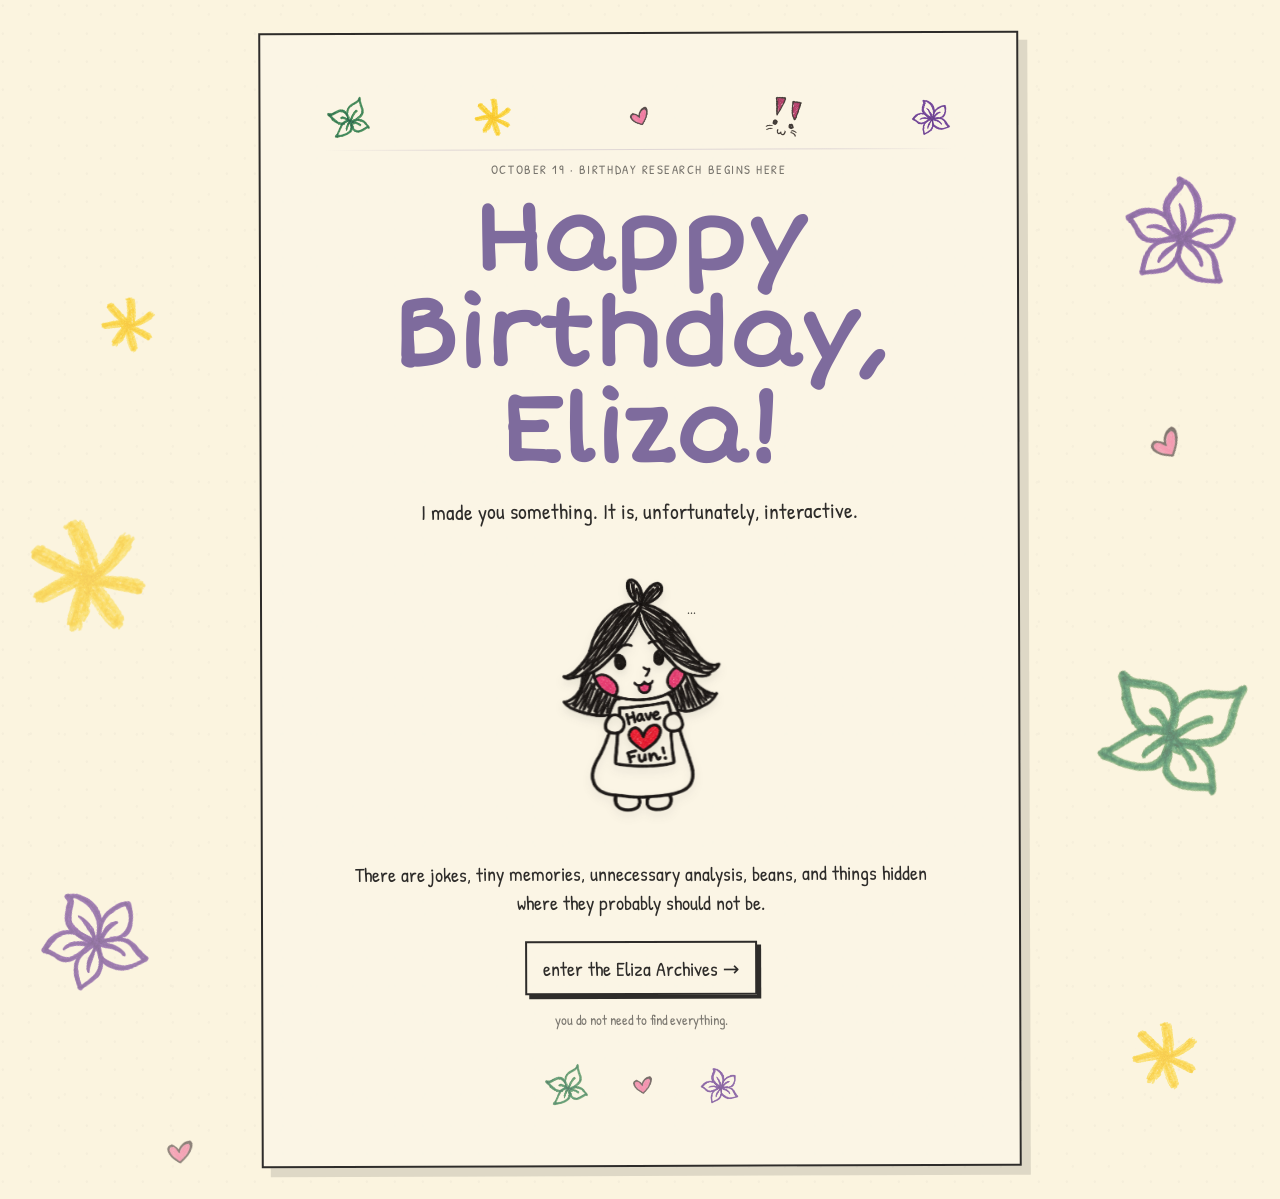
<file: index.html>
<!DOCTYPE html>
<html lang="en">
<head>
  <meta charset="UTF-8" />
  <meta name="viewport" content="width=device-width, initial-scale=1.0" />
  <title>Happy Birthday, Eliza</title>
  <link rel="preconnect" href="https://fonts.googleapis.com" />
  <link rel="preconnect" href="https://fonts.gstatic.com" crossorigin />
  <link rel="stylesheet" href="styles.css?v=secrets-20261016" />
</head>
<body data-page="intro" class="intro-body">
  <div id="toast" class="toast" role="status" aria-live="polite"></div>
  <main class="intro-page">
    <img src="assets/cloud-blue.png" class="intro-doodle intro-cloud" alt="" />
    <img src="assets/flower-green.png" class="intro-doodle intro-flower-green" alt="" />
    <img src="assets/flower-purple.png" class="intro-doodle intro-flower-purple" alt="" />
    <img src="assets/heart-pink.png" class="intro-doodle intro-heart" alt="" />
    <img src="assets/sparkle-teal.png" class="intro-doodle intro-sparkle" alt="" />

    <section class="intro-card">
      <p class="kicker">October 19 · birthday research begins here</p>
      <h1 class="intro-title">Happy Birthday, Eliza!</h1>
      <p class="intro-lead">I made you something. It is, unfortunately, interactive.</p>

      <button id="intro-oc" class="intro-oc" type="button" aria-label="smiling curator">
        <img id="intro-oc-img" src="assets/oc-front.png" alt="the curator OC smiling at the viewer" />
        <span id="intro-oc-note">...</span>
      </button>

      <p class="intro-copy">There are jokes, tiny memories, unnecessary analysis, beans, and things hidden where they probably should not be.</p>
      <a href="archives.html" class="scribble-button inline-button intro-enter">enter the Eliza Archives →</a>
      <p class="intro-whisper">you do not need to find everything.</p>
    </section>
  </main>
  <script src="script.js?v=secrets-20261016"></script>
</body>
</html>
</file>
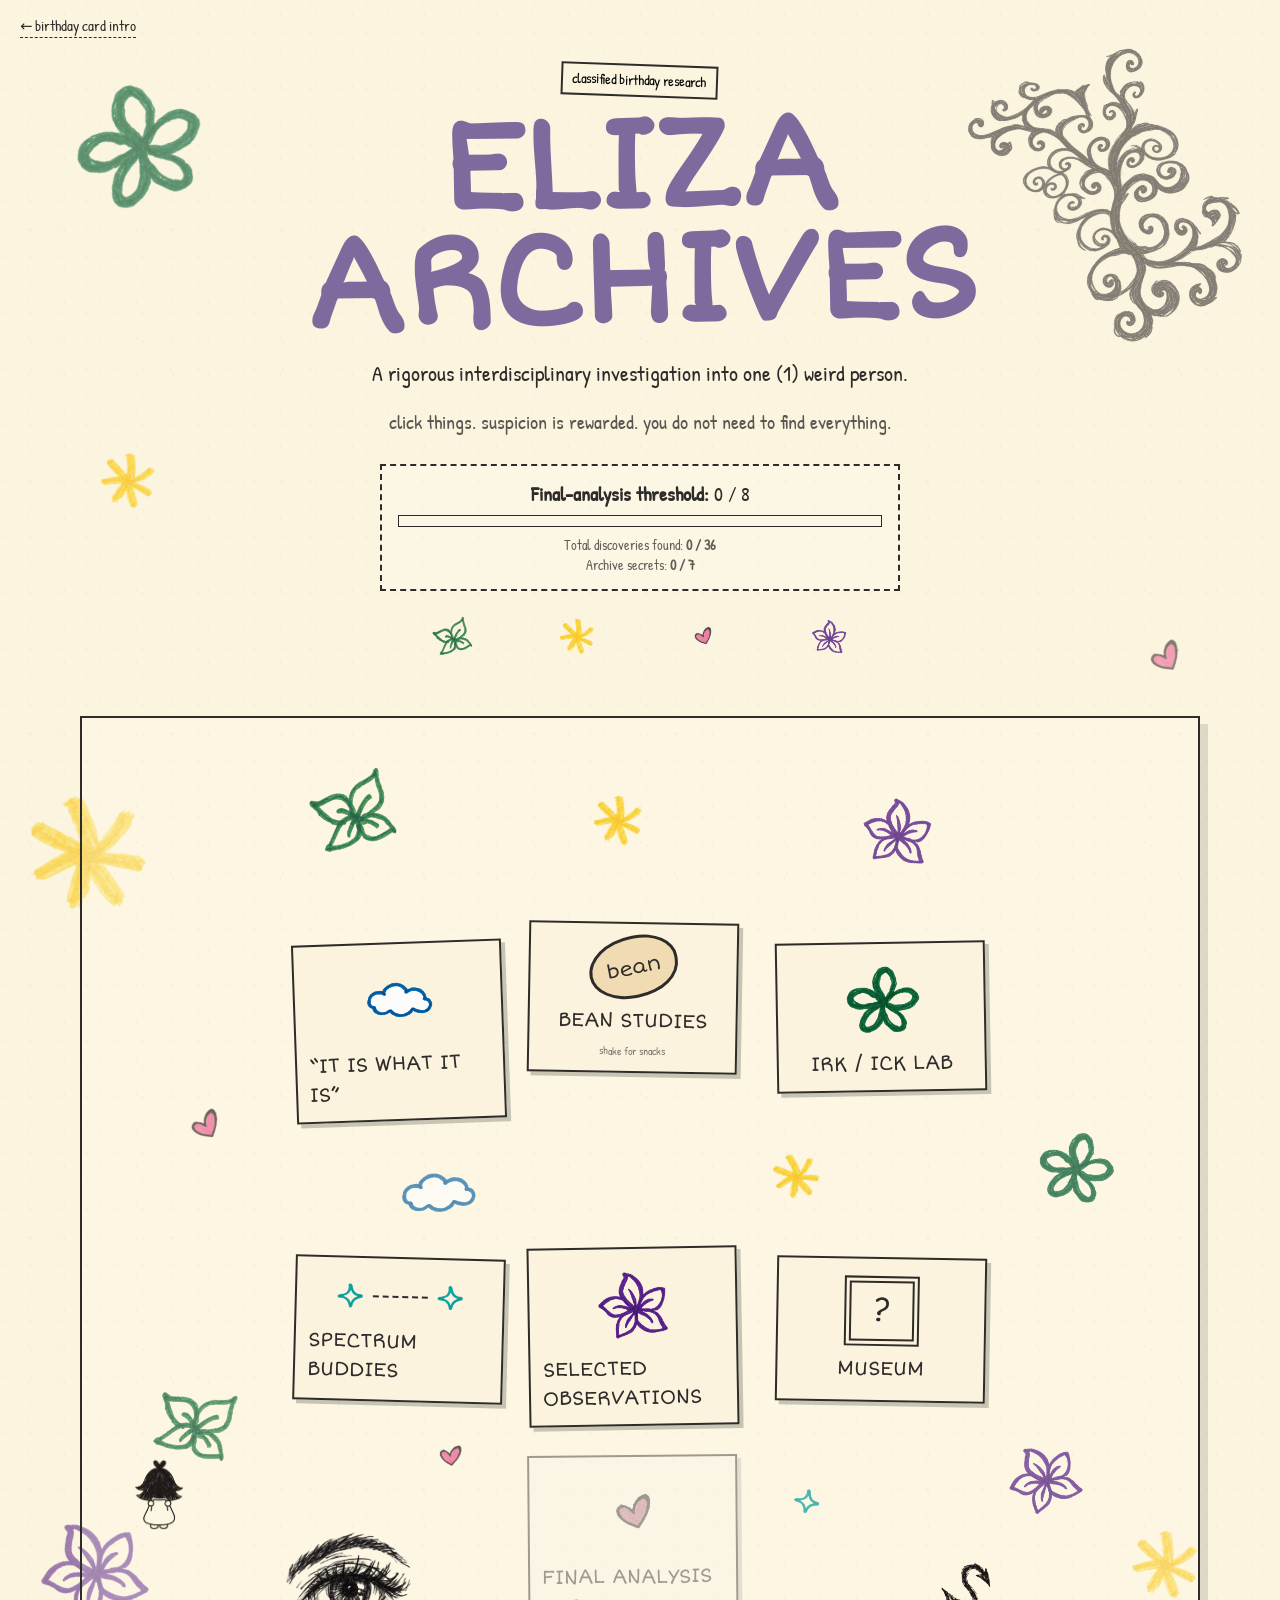
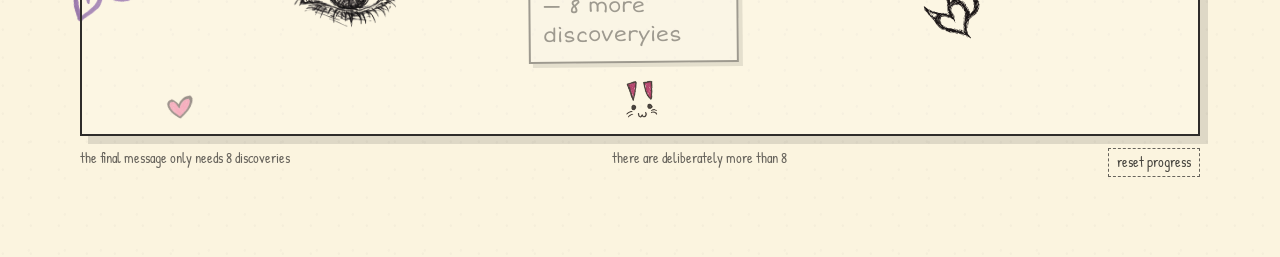
<file: archives.html>
<!DOCTYPE html>
<html lang="en">
<head>
  <meta charset="UTF-8" />
  <meta name="viewport" content="width=device-width, initial-scale=1.0" />
  <title>Eliza Archives</title>
  <link rel="stylesheet" href="styles.css?v=secrets-20261016" />
</head>
<body data-page="archive">
  <div id="toast" class="toast" role="status" aria-live="polite"></div>
  
  
  <header class="hero archive-hero" id="top">
    <a class="archive-intro-link" href="index.html">← birthday card intro</a>
    <button class="paper-note tiny-note secret-trigger" data-secret="classified" title="suspiciously clickable">classified birthday research</button>
    <img src="assets/vine.png" class="hero-vine secret-trigger" data-secret="archiveVine" alt="hand-drawn curling vine" title="the vine seems inspectable" />
    <h1><span>ELIZA</span><br/><span>ARCHIVES</span></h1>
    <p class="subtitle">A rigorous interdisciplinary investigation into one (1) weird person.</p>
    <p class="archive-subtitle">click things. suspicion is rewarded. you do not need to find everything.</p>
    <div class="global-progress-card">
      <div><strong>Final-analysis threshold:</strong> <span id="required-count">0</span> / <span id="required-total">8</span></div>
      <div class="progress-track"><span id="progress-fill"></span></div>
      <div class="discovery-total">Total discoveries found: <strong id="all-found-count">0</strong></div>
      <div class="discovery-total" data-page-progress="local" aria-live="polite"></div>
    </div>
  </header>

  <main class="archive-shell standalone-hub">
    <div class="archive-board page-link-board">
      <a class="hub-item metaphysics-item" href="metaphysics.html">
        <img src="assets/cloud-blue.png" alt="blue cloud" />
        <span>“IT IS WHAT IT IS”</span>
      </a>
      <a class="hub-item bean-item" href="beans.html" draggable="false" title="Drag and shake for snacks · click to enter Bean Studies">
        <span class="bean-icon">bean</span><span>BEAN STUDIES</span>
        <small class="bean-shake-hint">shake for snacks</small>
      </a>
      <a class="hub-item irk-item" href="irk.html">
        <img src="assets/flower-green.png" alt="green flower" /><span>IRK / ICK LAB</span>
      </a>
      <a class="hub-item spectrum-item" href="spectrum.html">
        <div class="buddy-stars"><img src="assets/sparkle-teal.png" alt="sparkle"/><span class="buddy-line"></span><img src="assets/sparkle-teal.png" alt="sparkle"/></div>
        <span>SPECTRUM BUDDIES</span>
      </a>
      <a class="hub-item memories-item" href="memories.html">
        <img src="assets/flower-purple.png" alt="purple flower"/><span>SELECTED OBSERVATIONS</span>
      </a>
      <a class="hub-item museum-item" id="museum-link" href="museum.html">
        <span class="museum-frame">?</span><span id="museum-label">MUSEUM</span>
      </a>
      <a class="hub-item final-item locked" id="final-link" href="final.html" aria-disabled="true">
        <img src="assets/heart-pink.png" alt="pink heart"/><span id="final-label">FINAL ANALYSIS — locked</span>
      </a>

      <button class="loose-secret hand-eye secret-trigger" data-secret="archiveEye" id="archive-eye" title="why is it looking at you?">
        <img src="assets/hand-eye.png" alt="hand-drawn eye"/>
      </button>
      <button class="loose-secret devil-heart secret-trigger" data-secret="devilHeart" id="devil-heart" title="morally ambiguous heart">
        <img src="assets/heart-devil-tail.png" alt="heart with devil tail"/>
      </button>
      <button class="oc-hub secret-trigger curator-walk-host" data-secret="oc" id="oc-home" aria-label="wandering curator">
        <img id="oc-home-img" src="assets/oc-right.png" alt="OC curator walking around the archive"
             data-front="assets/oc-front.png" data-front-happy="assets/oc-front-happy.png"
             data-left="assets/oc-left.png" data-right="assets/oc-right.png" data-back="assets/oc-back.png"/>
        <span id="oc-home-speech" aria-live="polite"></span>
      </button>
    </div>
    <div class="archive-footnote">
      <span>the final message only needs 8 discoveries</span>
      <span>there are deliberately more than 8</span>
      <button id="reset-progress" class="tiny-reset">reset progress</button>
    </div>
  </main>

  <aside id="page-clear" class="page-clear" aria-live="polite">
    <strong>PAGE CLEAR ✦</strong>
    <span>all secrets on this page have been found.</span>
    <a href="archives.html">return to the archives →</a>
  </aside>
  <script src="archive-beans.js?v=phone-20261016"></script>
  <script src="script.js?v=secrets-20261016"></script>
</body>
</html>
</file>
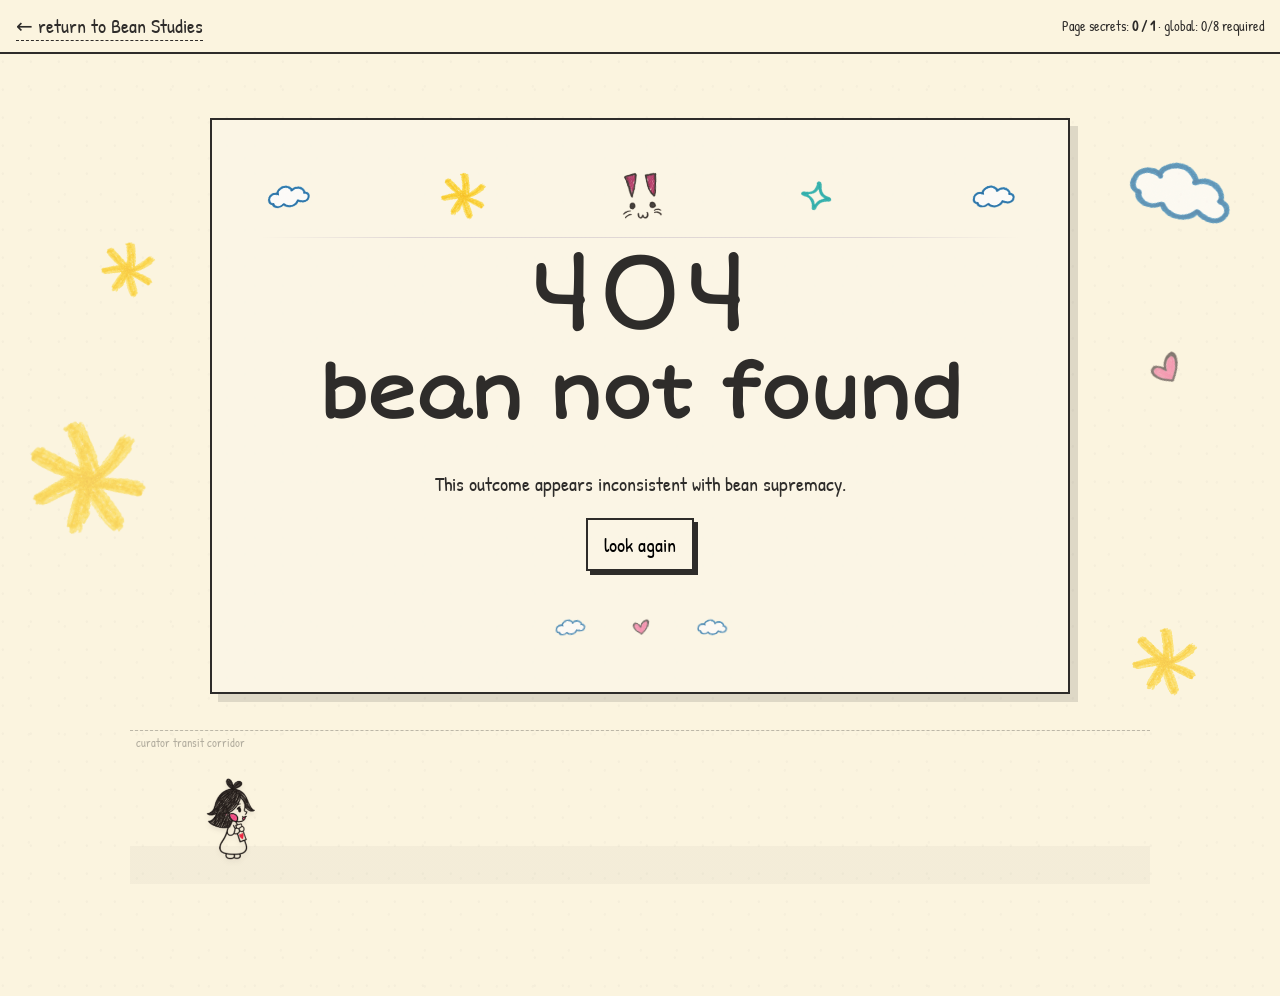
<file: bean-404.html>
<!DOCTYPE html>
<html lang="en">
<head>
  <meta charset="UTF-8" />
  <meta name="viewport" content="width=device-width, initial-scale=1.0" />
  <title>404 Bean Not Found</title>
  <link rel="stylesheet" href="styles.css?v=secrets-20261016" />
</head>
<body data-page="bean404">
  <div id="toast" class="toast" role="status" aria-live="polite"></div>
  
    <header class="page-header">
      <a class="back-link" href="beans.html">← return to Bean Studies</a>
      <div class="page-progress" data-page-progress></div>
    </header>
  
<main class="isolated-page error-page">
  <section class="page-card centered error-card">
    <div class="error-code">404</div>
    <h1>bean not found</h1>
    <p>This outcome appears inconsistent with bean supremacy.</p>
    <button id="error-search" class="scribble-button">look again</button>
    <div id="error-bean" class="error-bean hidden secret-trigger" data-secret="bean404" data-secret-message="SECRET: bean located. database integrity restored.">bean</div>
    <p id="error-note" class="soft"></p>
  </section>
</main>
  <aside id="page-clear" class="page-clear" aria-live="polite">
    <strong>PAGE CLEAR ✦</strong>
    <span>all secrets on this page have been found.</span>
    <a href="archives.html">return to the archives →</a>
  </aside>
  <script src="script.js?v=secrets-20261016"></script>
</body>
</html>
</file>
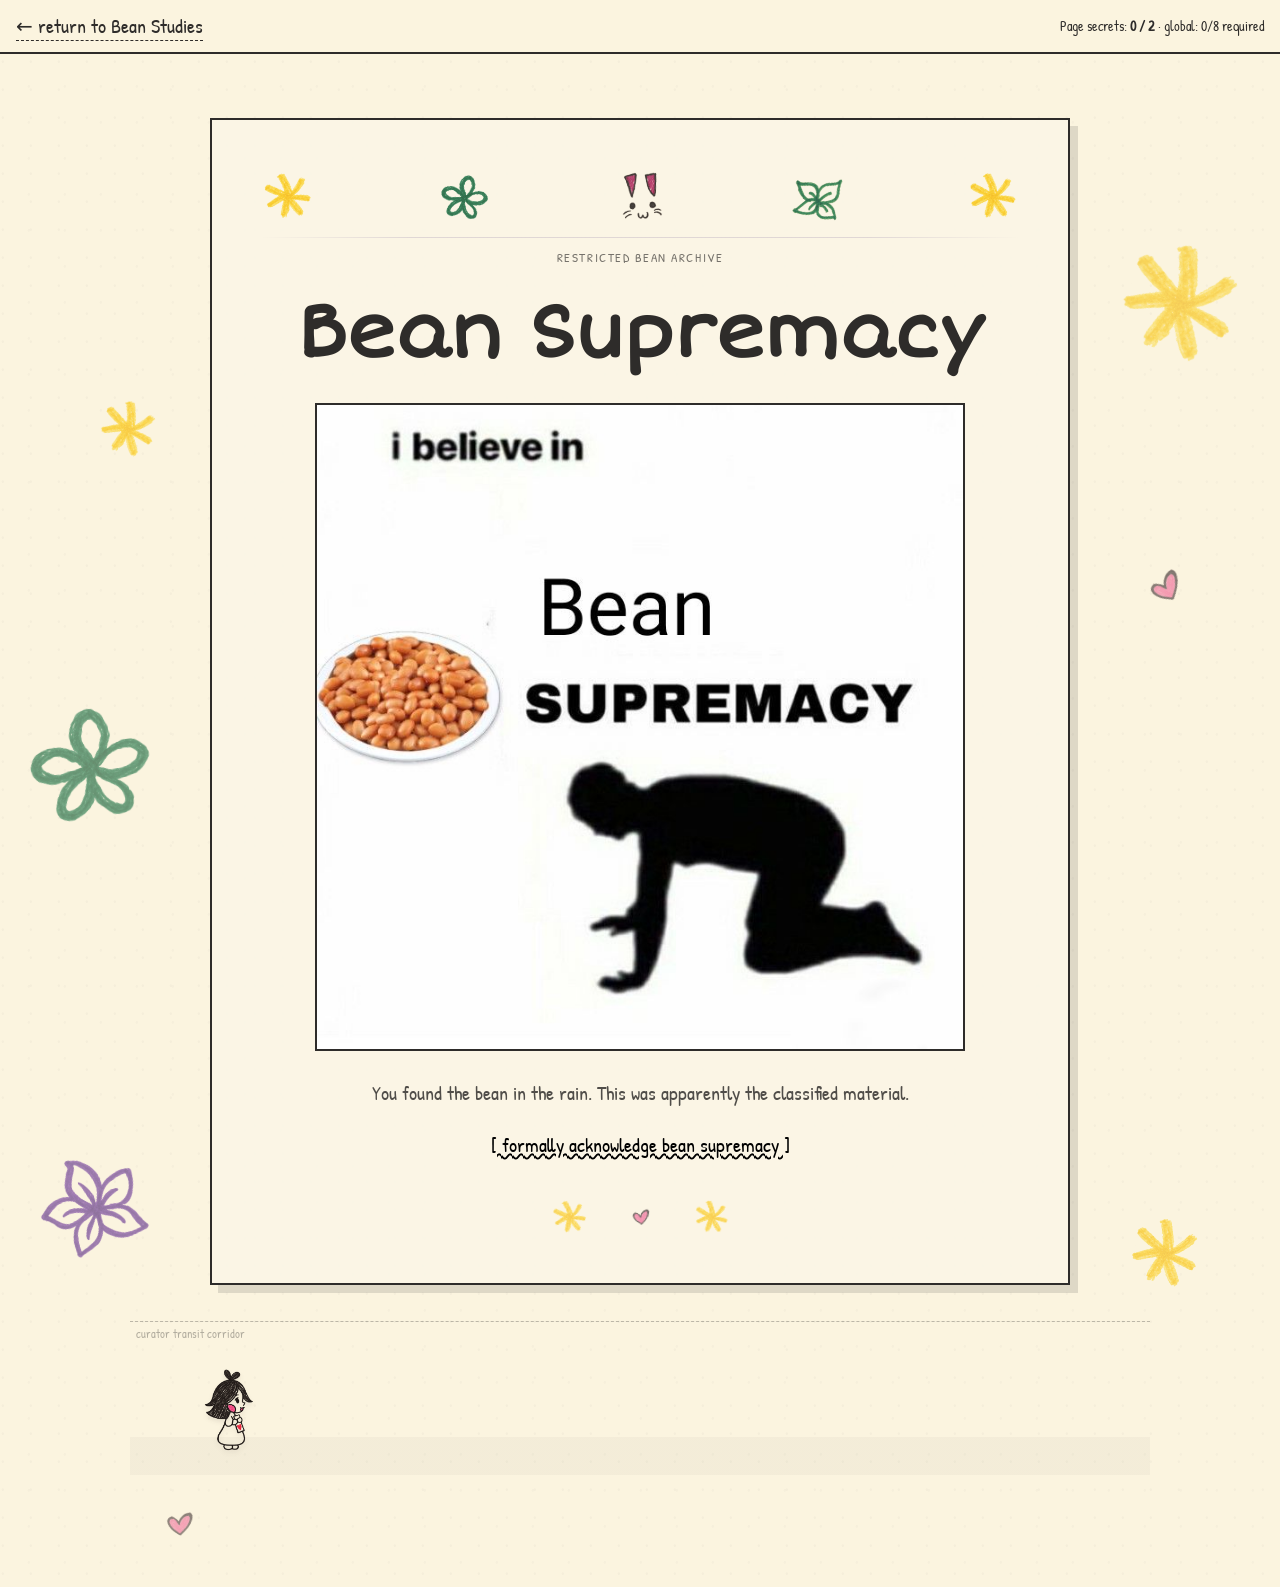
<file: bean-supremacy.html>
<!DOCTYPE html>
<html lang="en">
<head>
  <meta charset="UTF-8" />
  <meta name="viewport" content="width=device-width, initial-scale=1.0" />
  <title>Bean Supremacy — Eliza Archives</title>
  <link rel="stylesheet" href="styles.css?v=secrets-20261016" />
</head>
<body data-page="bean-supremacy">
  <div id="toast" class="toast" role="status" aria-live="polite"></div>
  
    <header class="page-header">
      <a class="back-link" href="beans.html">← return to Bean Studies</a>
      <div class="page-progress" data-page-progress></div>
    </header>
  
<main class="isolated-page supremacy-page">
  <section class="page-card centered">
    <p class="kicker">Restricted Bean Archive</p>
    <h1>Bean Supremacy</h1>
    <img src="assets/bean-supremacy-meme.png" class="meme-main secret-trigger" data-secret="memeInspection" data-secret-message="SECRET: the primary bean document has been authenticated." alt="I believe in Bean Supremacy meme"/>
    <p class="soft">You found the bean in the rain. This was apparently the classified material.</p>
    <button class="text-link secret-trigger" data-secret="supremacyDoctrine" data-secret-message="SECRET: bean supremacy doctrine acknowledged.">[ formally acknowledge bean supremacy ]</button>
  </section>
</main>
  <aside id="page-clear" class="page-clear" aria-live="polite">
    <strong>PAGE CLEAR ✦</strong>
    <span>all secrets on this page have been found.</span>
    <a href="archives.html">return to the archives →</a>
  </aside>
  <script src="script.js?v=secrets-20261016"></script>
</body>
</html>
</file>
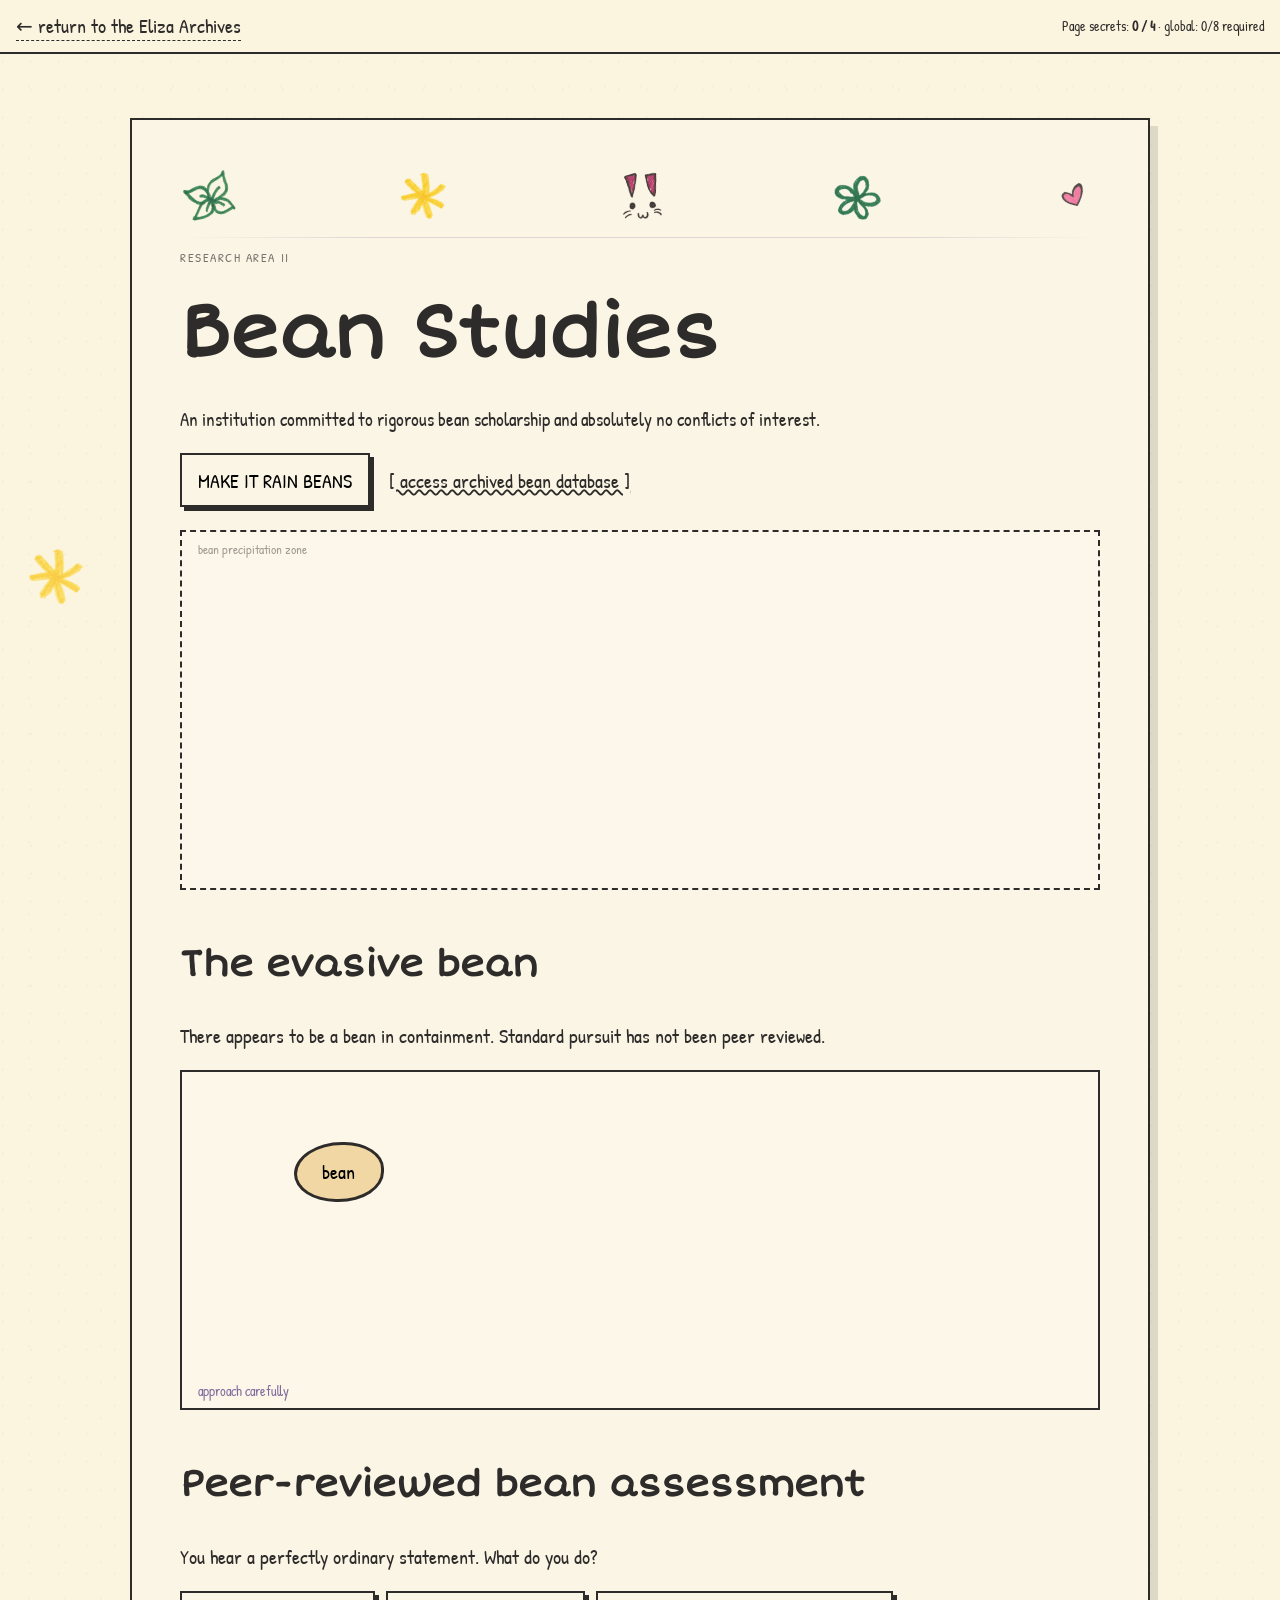
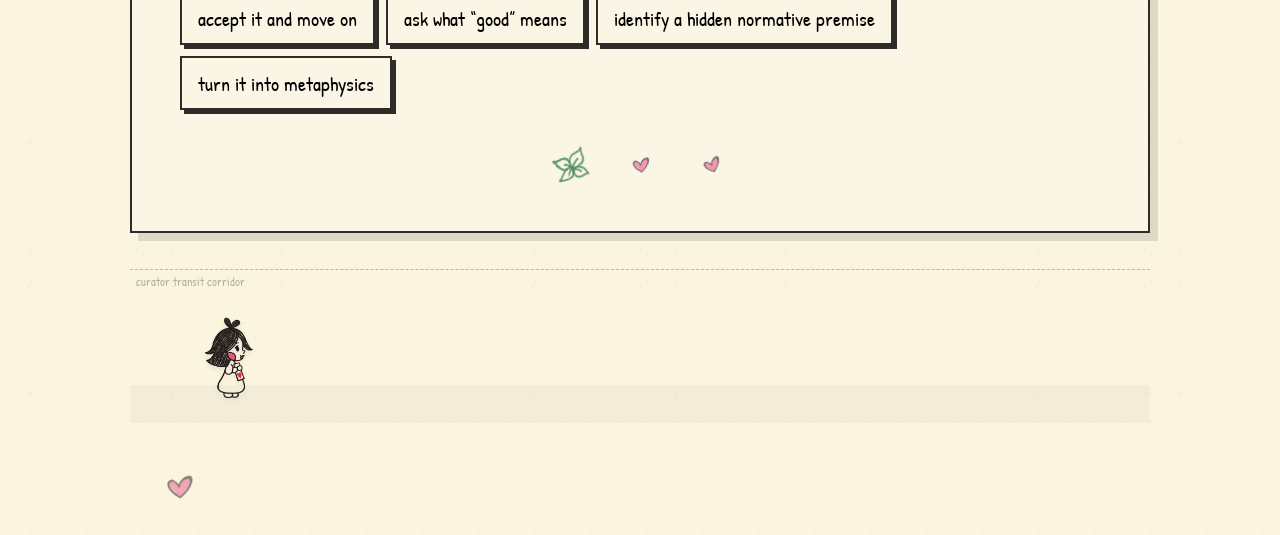
<file: beans.html>
<!DOCTYPE html>
<html lang="en">
<head>
  <meta charset="UTF-8" />
  <meta name="viewport" content="width=device-width, initial-scale=1.0" />
  <title>Bean Studies — Eliza Archives</title>
  <link rel="stylesheet" href="styles.css?v=secrets-20261016" />
  <link rel="stylesheet" href="bean-studies.css" />
</head>
<body data-page="beans">
  <div id="toast" class="toast" role="status" aria-live="polite"></div>
  
    <header class="page-header">
      <a class="back-link" href="archives.html">← return to the Eliza Archives</a>
      <div class="page-progress" data-page-progress></div>
    </header>
  
<main class="isolated-page bean-page">
  <section class="page-card wide-card">
    <p class="kicker">Research Area II</p>
    <h1>Bean Studies</h1>
    <p class="lead">An institution committed to rigorous bean scholarship and absolutely no conflicts of interest.</p>

    <div class="bean-controls">
      <button id="bean-rain-btn" class="scribble-button">MAKE IT RAIN BEANS</button>
      <a href="bean-404.html" class="text-link">[ access archived bean database ]</a>
    </div>
    <div id="bean-rain-zone" class="bean-rain-zone" aria-label="bean rain arena">
      <p class="arena-label">bean precipitation zone</p>
      <div id="rain-hint" class="arena-hint"></div>
    </div>

    <section class="shy-bean-section">
      <h2>The evasive bean</h2>
      <p>There appears to be a bean in containment. Standard pursuit has not been peer reviewed.</p>
      <div id="shy-playground" class="shy-playground" tabindex="0" aria-label="Evasive bean arena. Approach or tap the bean. After several escapes, try staying still, or touch and hold here. Keyboard: activate the bean to pursue, then hold Space in the arena.">
        <button id="shy-bean" class="shy-bean">bean</button>
        <span id="shy-message" class="shy-message">approach carefully</span>
      </div>
    </section>

    <section class="quiz-section">
      <h2>Peer-reviewed bean assessment</h2>
      <p>You hear a perfectly ordinary statement. What do you do?</p>
      <div class="quiz">
        <button data-bean="plain">accept it and move on</button>
        <button data-bean="white">ask what “good” means</button>
        <button data-bean="white">identify a hidden normative premise</button>
        <button data-bean="white">turn it into metaphysics</button>
      </div>
      <p id="bean-result" class="result"></p>
    </section>
    <p id="bean-time-pun" class="time-pun hidden">what could possibly have <em>bean</em> taking you so long?</p>
  </section>
</main>
  <aside id="page-clear" class="page-clear" aria-live="polite">
    <strong>PAGE CLEAR ✦</strong>
    <span>all secrets on this page have been found.</span>
    <a href="archives.html">return to the archives →</a>
  </aside>
  <script src="bean-studies.js"></script>
  <script src="script.js?v=secrets-20261016"></script>
</body>
</html>
</file>
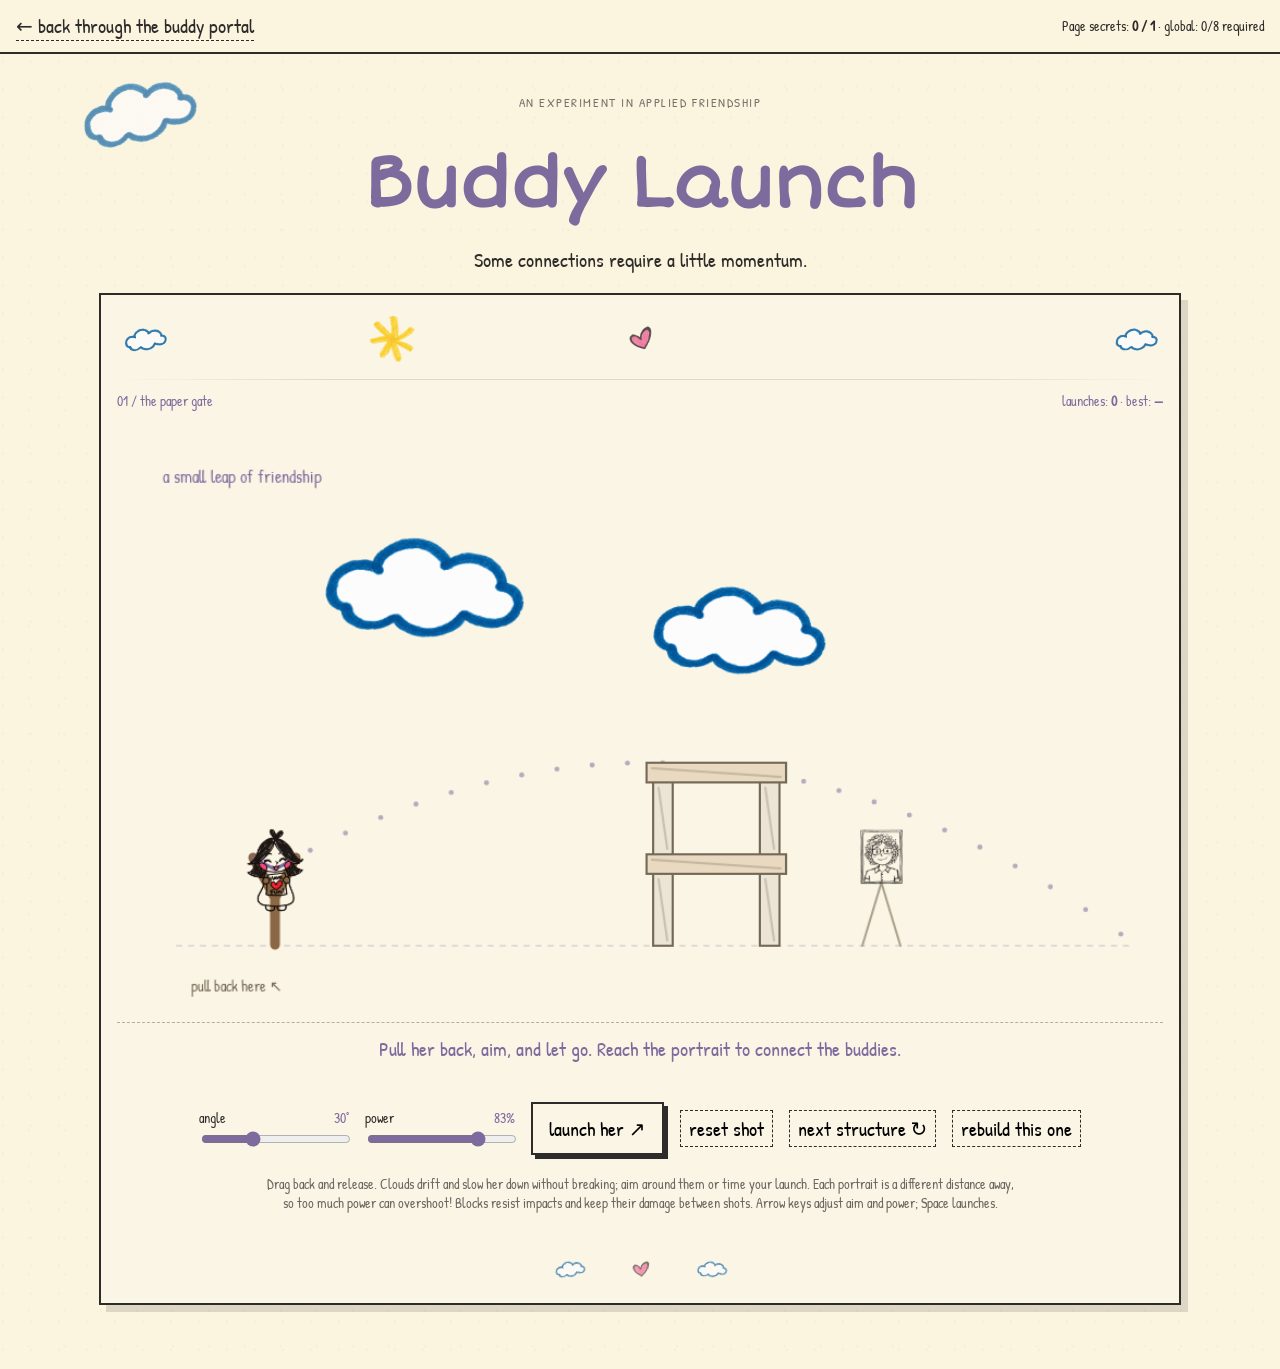
<file: buddy-flight.html>
<!DOCTYPE html>
<html lang="en">
<head><meta charset="UTF-8"/><meta name="viewport" content="width=device-width, initial-scale=1.0"/><title>Buddy Launch — Eliza Archives</title><link rel="stylesheet" href="styles.css?v=secrets-20261016"/><link rel="stylesheet" href="buddy-flight.css"/></head>
<body data-page="buddy-flight">
 <div id="toast" class="toast" role="status" aria-live="polite"></div>
 <header class="page-header"><a class="back-link" href="spectrum.html">← back through the buddy portal</a><div class="page-progress" data-page-progress></div></header>
 <main class="launch-page">
  <div class="launch-heading"><p class="kicker">an experiment in applied friendship</p><h1>Buddy Launch</h1><p>Some connections require a little momentum.</p></div>
  <section class="launch-paper" aria-label="Buddy launch minigame">
   <div class="launch-score"><span id="layout-name"></span><span>launches: <strong id="shot-count">0</strong> · best: <strong id="best-count">—</strong></span></div>
   <canvas id="buddy-game" width="960" height="560" tabindex="0" aria-label="Pull the curator backward from the slingshot and release to reach the framed buddy. You can also use the angle, power, and launch controls below."></canvas>
   <p id="game-status" class="game-status" role="status" aria-live="polite">Pull her back, aim, and let go. Reach the portrait to connect the buddies.</p>
   <div class="launch-controls">
    <label>angle <output id="angle-value">30°</output><input id="launch-angle" type="range" min="10" max="70" value="30"/></label>
    <label>power <output id="power-value">83%</output><input id="launch-power" type="range" min="25" max="100" value="83"/></label>
    <button id="launch-button" class="scribble-button">launch her ↗</button>
    <button id="retry-shot" class="tiny-reset">reset shot</button>
    <button id="new-layout" class="tiny-reset">next structure ↻</button>
    <button id="rebuild-layout" class="tiny-reset">rebuild this one</button>
   </div>
   <p class="launch-note">Drag back and release. Clouds drift and slow her down without breaking; aim around them or time your launch. Each portrait is a different distance away, so too much power can overshoot! Blocks resist impacts and keep their damage between shots. Arrow keys adjust aim and power; Space launches.</p>
  </section>
 </main>
 <script src="script.js?v=secrets-20261016"></script><script src="buddy-flight.js"></script>
</body>
</html>
</file>
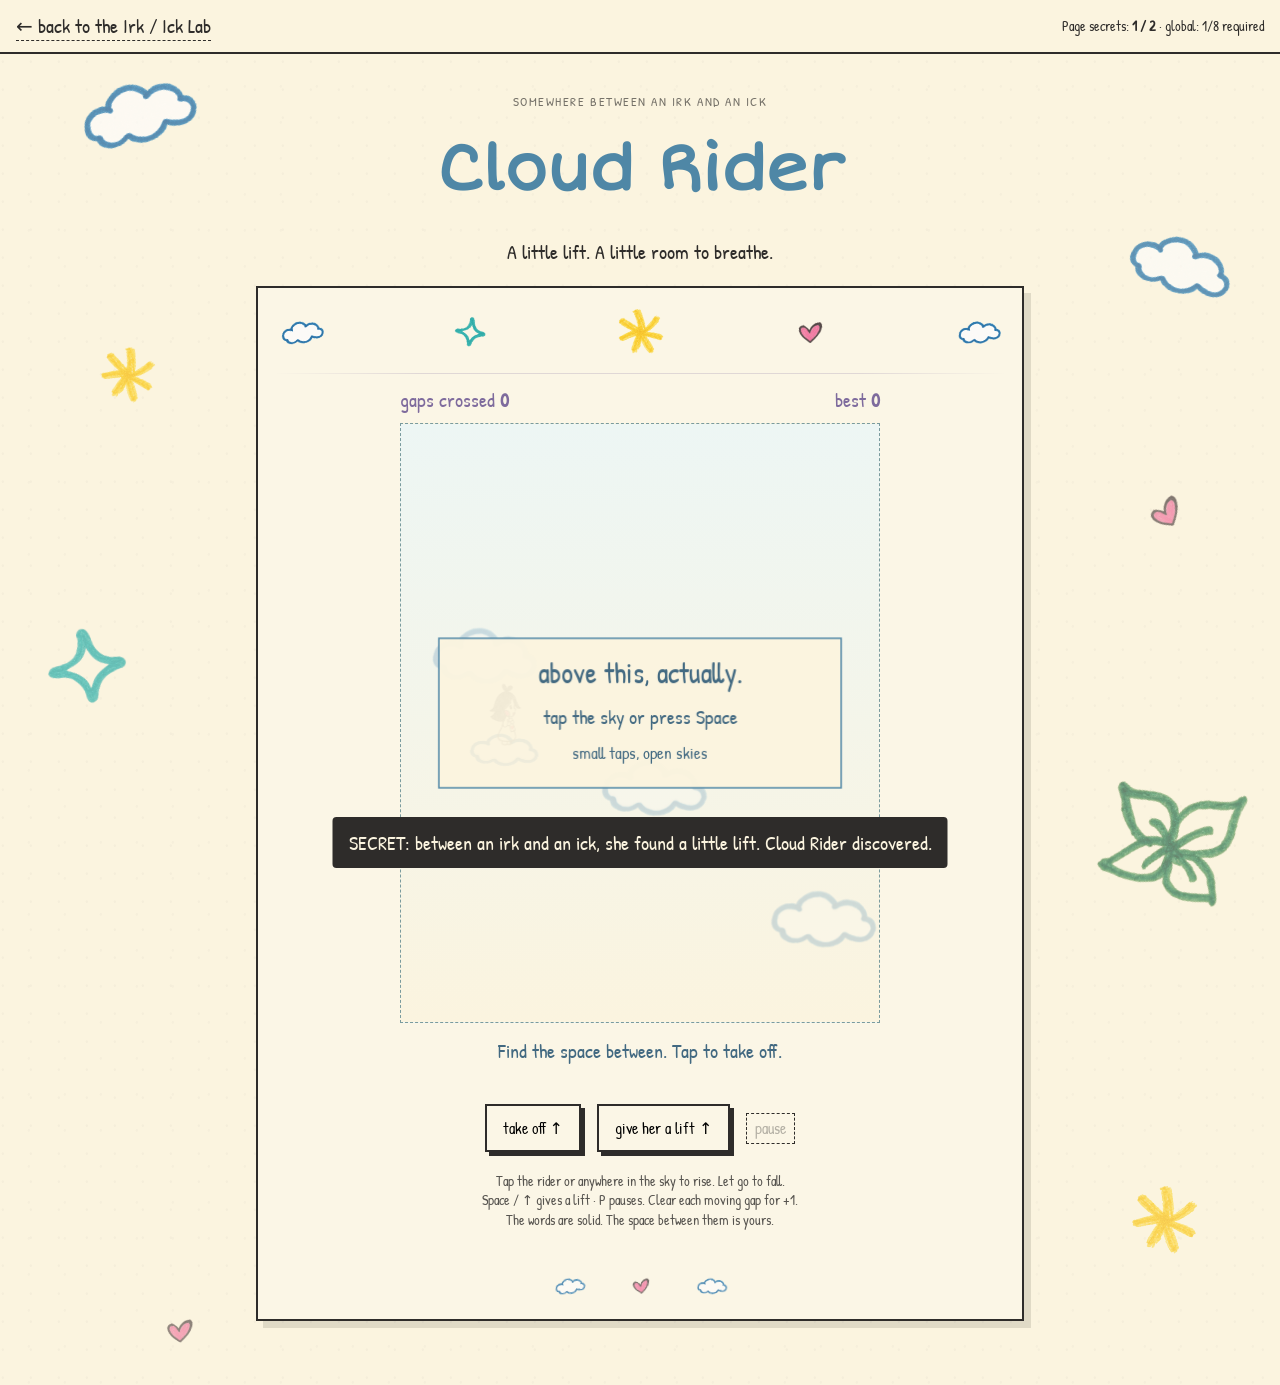
<file: cloud-rider.html>
<!DOCTYPE html>
<html lang="en">
<head><meta charset="UTF-8"/><meta name="viewport" content="width=device-width, initial-scale=1.0"/><title>Cloud Rider — Eliza Archives</title><link rel="stylesheet" href="styles.css?v=secrets-20261016"/><link rel="stylesheet" href="cloud-rider.css"/></head>
<body data-page="cloud-rider">
 <div id="toast" class="toast" role="status" aria-live="polite"></div>
 <header class="page-header"><a class="back-link" href="irk.html">← back to the Irk / Ick Lab</a><div class="page-progress" data-page-progress></div></header>
 <main class="cloud-game-page">
  <p class="kicker">somewhere between an irk and an ick</p><h1>Cloud Rider</h1><p>A little lift. A little room to breathe.</p>
  <section class="cloud-paper" aria-label="Cloud Rider game">
   <div class="cloud-scores"><span>gaps crossed <strong id="cloud-score" aria-live="polite">0</strong></span><span>best <strong id="cloud-best">0</strong></span></div>
   <canvas id="cloud-game" width="480" height="600" tabindex="0" aria-label="Cloud Rider. Tap or press Space or Up to rise. Fly between the moving irk and ick word columns. Each gap is one point. P pauses."></canvas>
   <p id="cloud-status" role="status">Find the space between. Tap to take off.</p>
   <div class="cloud-controls"><button id="cloud-start" class="scribble-button">take off ↑</button><button id="cloud-flap" class="scribble-button">give her a lift ↑</button><button id="cloud-pause" class="tiny-reset" disabled>pause</button></div>
   <p class="cloud-help">Tap the rider or anywhere in the sky to rise. Let go to fall.<br/>Space / ↑ gives a lift · P pauses. Clear each moving gap for +1.<br/>The words are solid. The space between them is yours.</p>
  </section>
 </main>
 <script src="script.js?v=secrets-20261016"></script><script src="cloud-rider-physics.js"></script><script src="cloud-rider.js?v=secrets-20261016"></script>
</body>
</html>
</file>
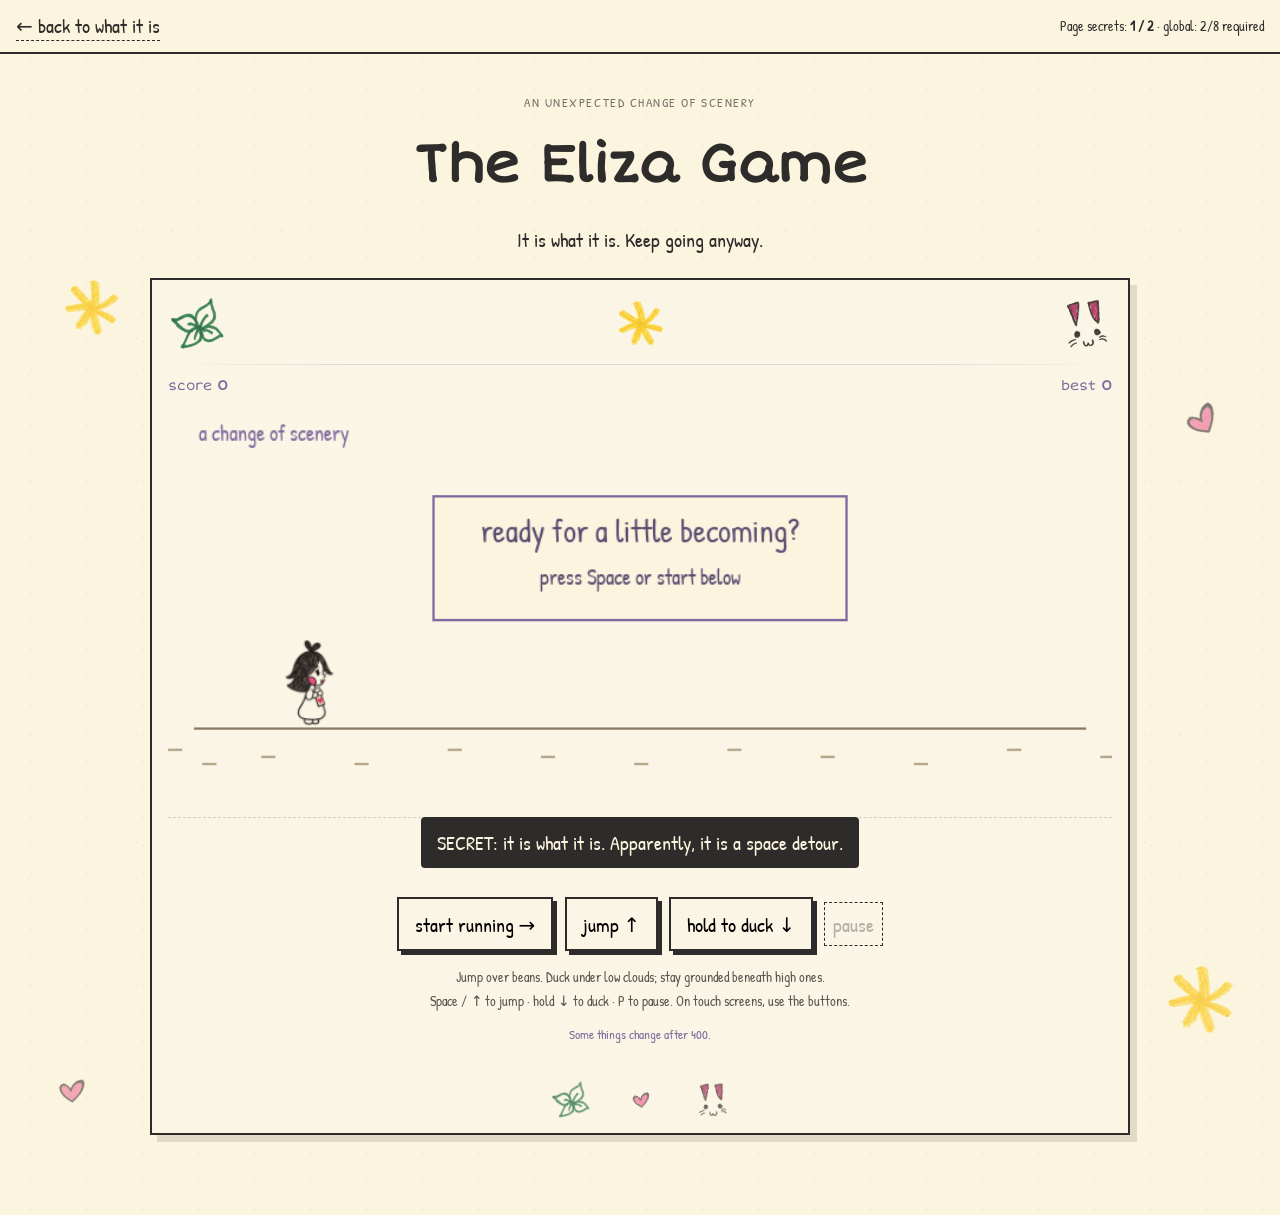
<file: eliza-game.html>
<!DOCTYPE html>
<html lang="en">
<head><meta charset="UTF-8"/><meta name="viewport" content="width=device-width, initial-scale=1.0"/><title>The Eliza Game — Eliza Archives</title><link rel="stylesheet" href="styles.css?v=secrets-20261016"/><link rel="stylesheet" href="eliza-game.css"/></head>
<body data-page="eliza-game">
 <div id="toast" class="toast" role="status" aria-live="polite"></div>
 <header class="page-header"><a class="back-link" href="metaphysics.html">← back to what it is</a><div class="page-progress" data-page-progress></div></header>
 <main class="runner-page">
  <p class="kicker">an unexpected change of scenery</p><h1>The Eliza Game</h1><p>It is what it is. Keep going anyway.</p>
  <section class="runner-paper" aria-label="Eliza endless runner">
   <div class="runner-scores"><span>score <strong id="runner-score">0</strong></span><span>best <strong id="runner-best">0</strong></span></div>
   <canvas id="eliza-runner" width="800" height="340" tabindex="0" aria-label="Eliza runner. Space or Up to jump; hold Down to duck. P to pause. Jump over beans and duck under low blue clouds."></canvas>
   <p id="runner-status" role="status">A new planet. Familiar beans. Ready when you are.</p>
   <div class="runner-controls"><button id="runner-start" class="scribble-button">start running →</button><button id="runner-jump" class="scribble-button">jump ↑</button><button id="runner-duck" class="scribble-button" aria-pressed="false">hold to duck ↓</button><button id="runner-pause" class="tiny-reset" disabled>pause</button></div>
   <p class="runner-help">Jump over beans. Duck under low clouds; stay grounded beneath high ones.<br/>Space / ↑ to jump · hold ↓ to duck · P to pause. On touch screens, use the buttons.</p>
   <p class="runner-goal">Some things change after 400.</p>
  </section>
 </main>
 <script src="script.js?v=secrets-20261016"></script><script src="eliza-game.js"></script>
</body>
</html>
</file>
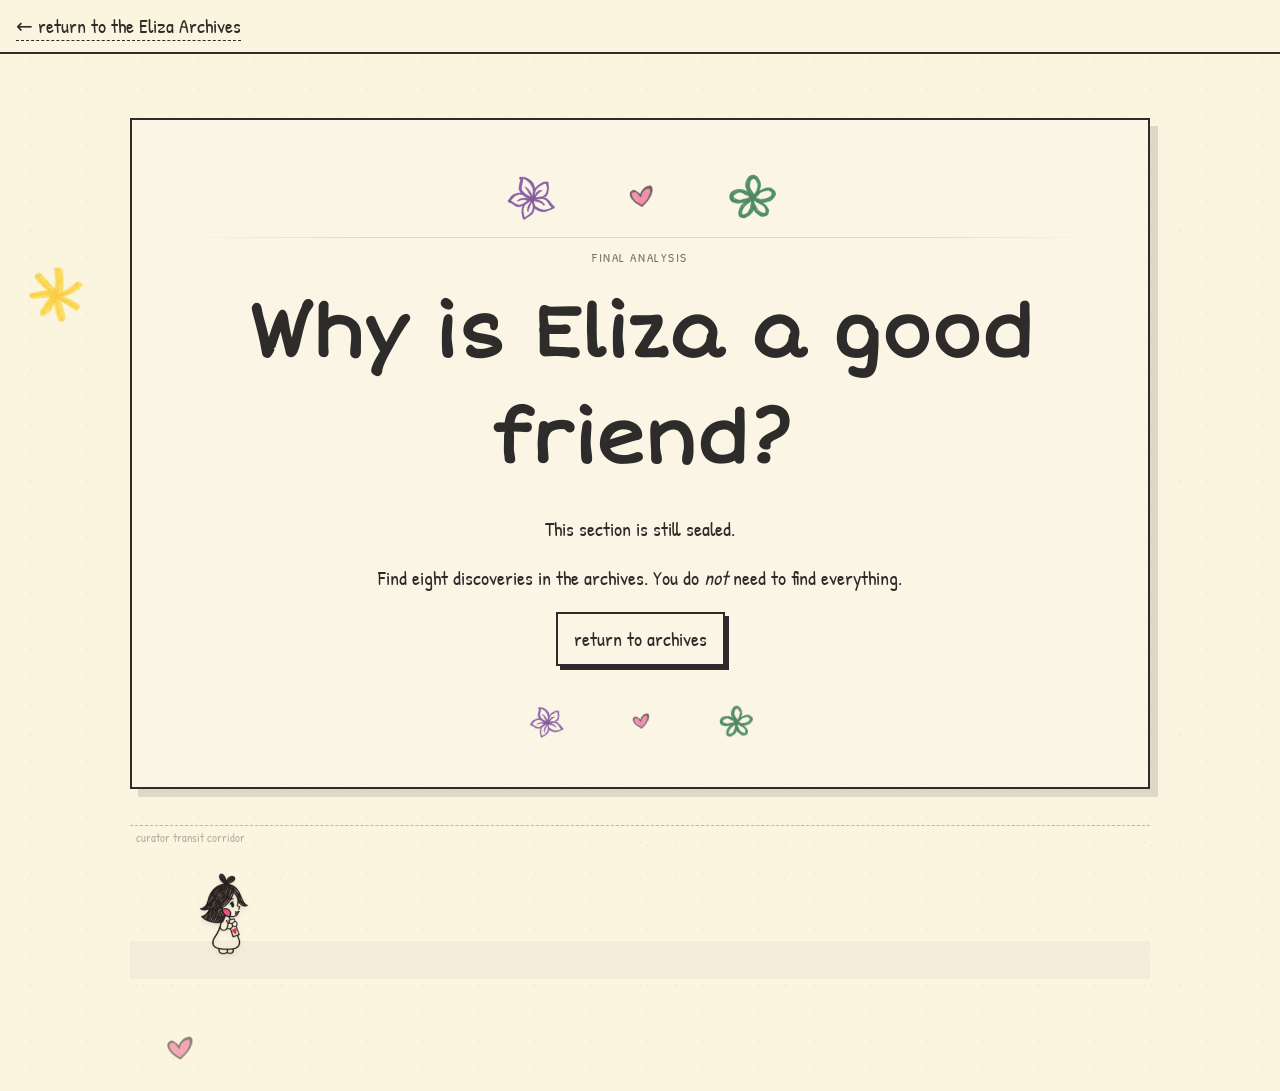
<file: final.html>
<!DOCTYPE html>
<html lang="en">
<head>
  <meta charset="UTF-8" />
  <meta name="viewport" content="width=device-width, initial-scale=1.0" />
  <title>Final Analysis — Eliza Archives</title>
  <link rel="stylesheet" href="styles.css?v=secrets-20261016" />
</head>
<body data-page="final">
  <div id="toast" class="toast" role="status" aria-live="polite"></div>
  
    <header class="page-header">
      <a class="back-link" href="archives.html">← return to the Eliza Archives</a>
      <div class="page-progress" data-page-progress></div>
    </header>
  
<main class="isolated-page final-page">
  <section class="page-card wide-card finale">
    <p class="kicker">Final Analysis</p>
    <h1>Why is Eliza a good friend?</h1>
    <div id="final-locked-message" class="locked-final">
      <p>This section is still sealed.</p>
      <p>Find eight discoveries in the archives. You do <em>not</em> need to find everything.</p>
      <a href="archives.html" class="scribble-button inline-button">return to archives</a>
    </div>
    <div id="final-content" class="hidden final-content">
      <p>Because the small things keep giving you away.</p>
      <p>You notice when people need help. You can be genuinely inconvenienced by someone and still make room for the fact that they are a person trying to get through their own day. When I needed something, your first instinct was to check whether I was okay.</p>
      <p>A lot of these moments were small enough that you probably had no reason to remember them. I did.</p>
      <p>And somehow, in between all of that, there are beans, irks, icks, “it is what it is,” spectrum buddies, and an unreasonable amount of unnecessary analysis.</p>
      <p class="conclusion"><strong>Conclusion:</strong> further analysis unnecessary.</p>
      <p class="birthday-line">Happy birthday, Eliza. ♡</p>
    </div>
  </section>
</main>
  <aside id="page-clear" class="page-clear" aria-live="polite">
    <strong>PAGE CLEAR ✦</strong>
    <span>all secrets on this page have been found.</span>
    <a href="archives.html">return to the archives →</a>
  </aside>
  <script src="script.js?v=secrets-20261016"></script>
</body>
</html>
</file>
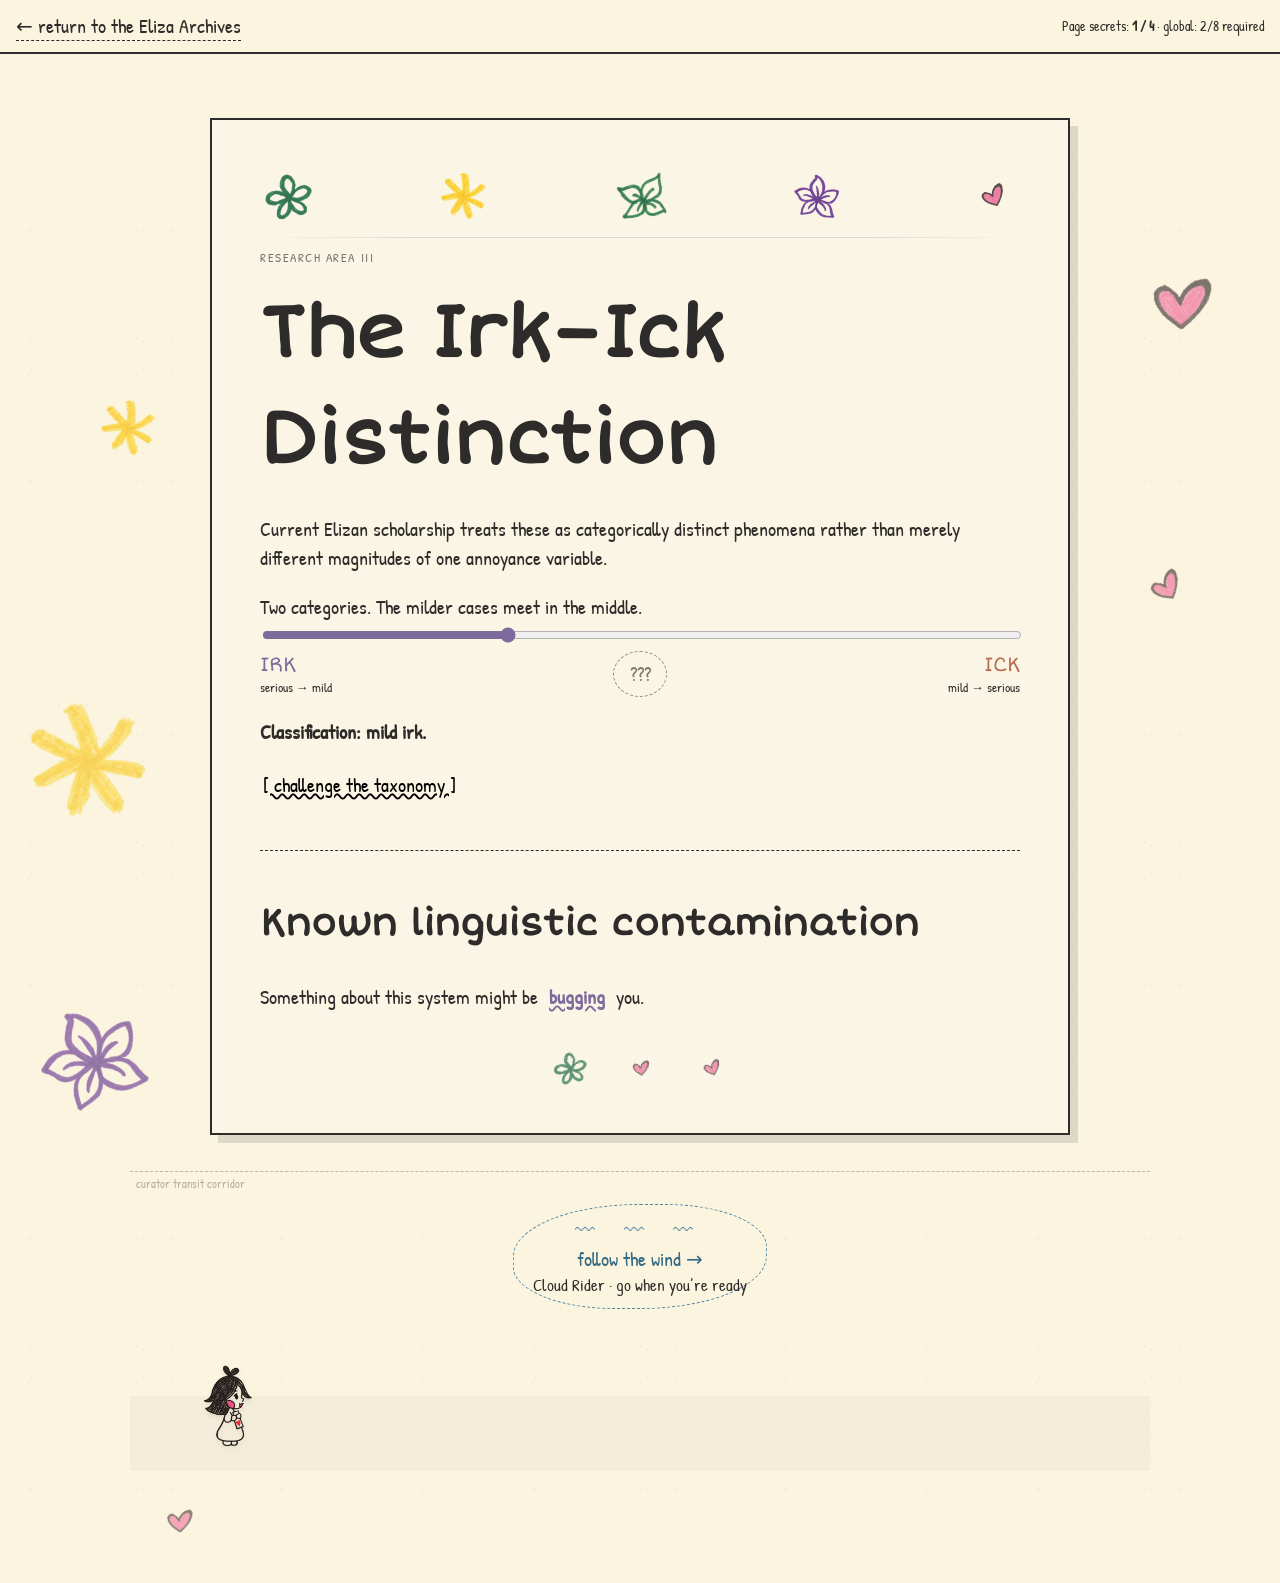
<file: irk.html>
<!DOCTYPE html>
<html lang="en">
<head>
  <meta charset="UTF-8" />
  <meta name="viewport" content="width=device-width, initial-scale=1.0" />
  <title>Irk / Ick Lab — Eliza Archives</title>
  <link rel="stylesheet" href="styles.css?v=secrets-20261016" />
  <link rel="stylesheet" href="irk-cloud.css" />
</head>
<body data-page="irk">
  <div id="toast" class="toast" role="status" aria-live="polite"></div>
  
    <header class="page-header">
      <a class="back-link" href="archives.html">← return to the Eliza Archives</a>
      <div class="page-progress" data-page-progress></div>
    </header>
  
<main class="isolated-page irk-page">
  <section class="page-card">
    <p class="kicker">Research Area III</p>
    <h1>The Irk–Ick Distinction</h1>
    <p>Current Elizan scholarship treats these as categorically distinct phenomena rather than merely different magnitudes of one annoyance variable.</p>
    <label for="irk-slider">Two categories. The milder cases meet in the middle.</label>
    <input id="irk-slider" type="range" min="0" max="100" value="32" aria-describedby="irk-result"/>
    <div class="scale"><span>IRK <small>serious → mild</small></span><button id="irk-boundary" type="button" disabled aria-label="Investigate the space between irk and ick" aria-expanded="false">???</button><span>ICK <small>mild → serious</small></span></div>
    <p id="irk-result" class="result" aria-live="polite">Classification: mild irk.</p>
    <section id="word-sort" class="word-sort hidden" aria-label="Sort the escaped irks and icks">
      <h2>A small categorical incident</h2>
      <p>Put each word back on the scale. Bigger words mean stronger reactions.</p>
      <p class="sort-help">Drag a word to its place, or tap a word and then a slot.</p>
      <div id="word-scatter" class="word-scatter"></div>
      <div id="word-scale" class="word-scale" aria-label="Category and intensity scale"></div>
      <p id="sort-status" role="status">0 / 6 classified.</p>
    </section>
    <button class="text-link secret-trigger" data-secret="taxonomy" data-secret-message="SECRET: the taxonomy has survived another challenge.">[ challenge the taxonomy ]</button>

    <div class="pun-lab">
      <h2>Known linguistic contamination</h2>
      <p id="bug-line">Something about this system might be <button class="pun-word" id="bugged-word">bugging</button> you.</p>
      <p id="tick-line" class="hidden">That response seems to have <button class="pun-word" id="ticked-word">ticked</button> something off.</p>
      <p class="margin-comment" aria-live="polite"><span id="pun-verdict"></span> <span id="pun-aside" class="hidden">(it's a good thing you handle the bugs)</span></p>
    </div>
  </section>
</main>
  <aside id="page-clear" class="page-clear" aria-live="polite">
    <strong>PAGE CLEAR ✦</strong>
    <span>all secrets on this page have been found.</span>
    <a href="archives.html">return to the archives →</a>
  </aside>
  <script src="script.js?v=secrets-20261016"></script>
  <script src="irk-cloud.js"></script>
</body>
</html>
</file>
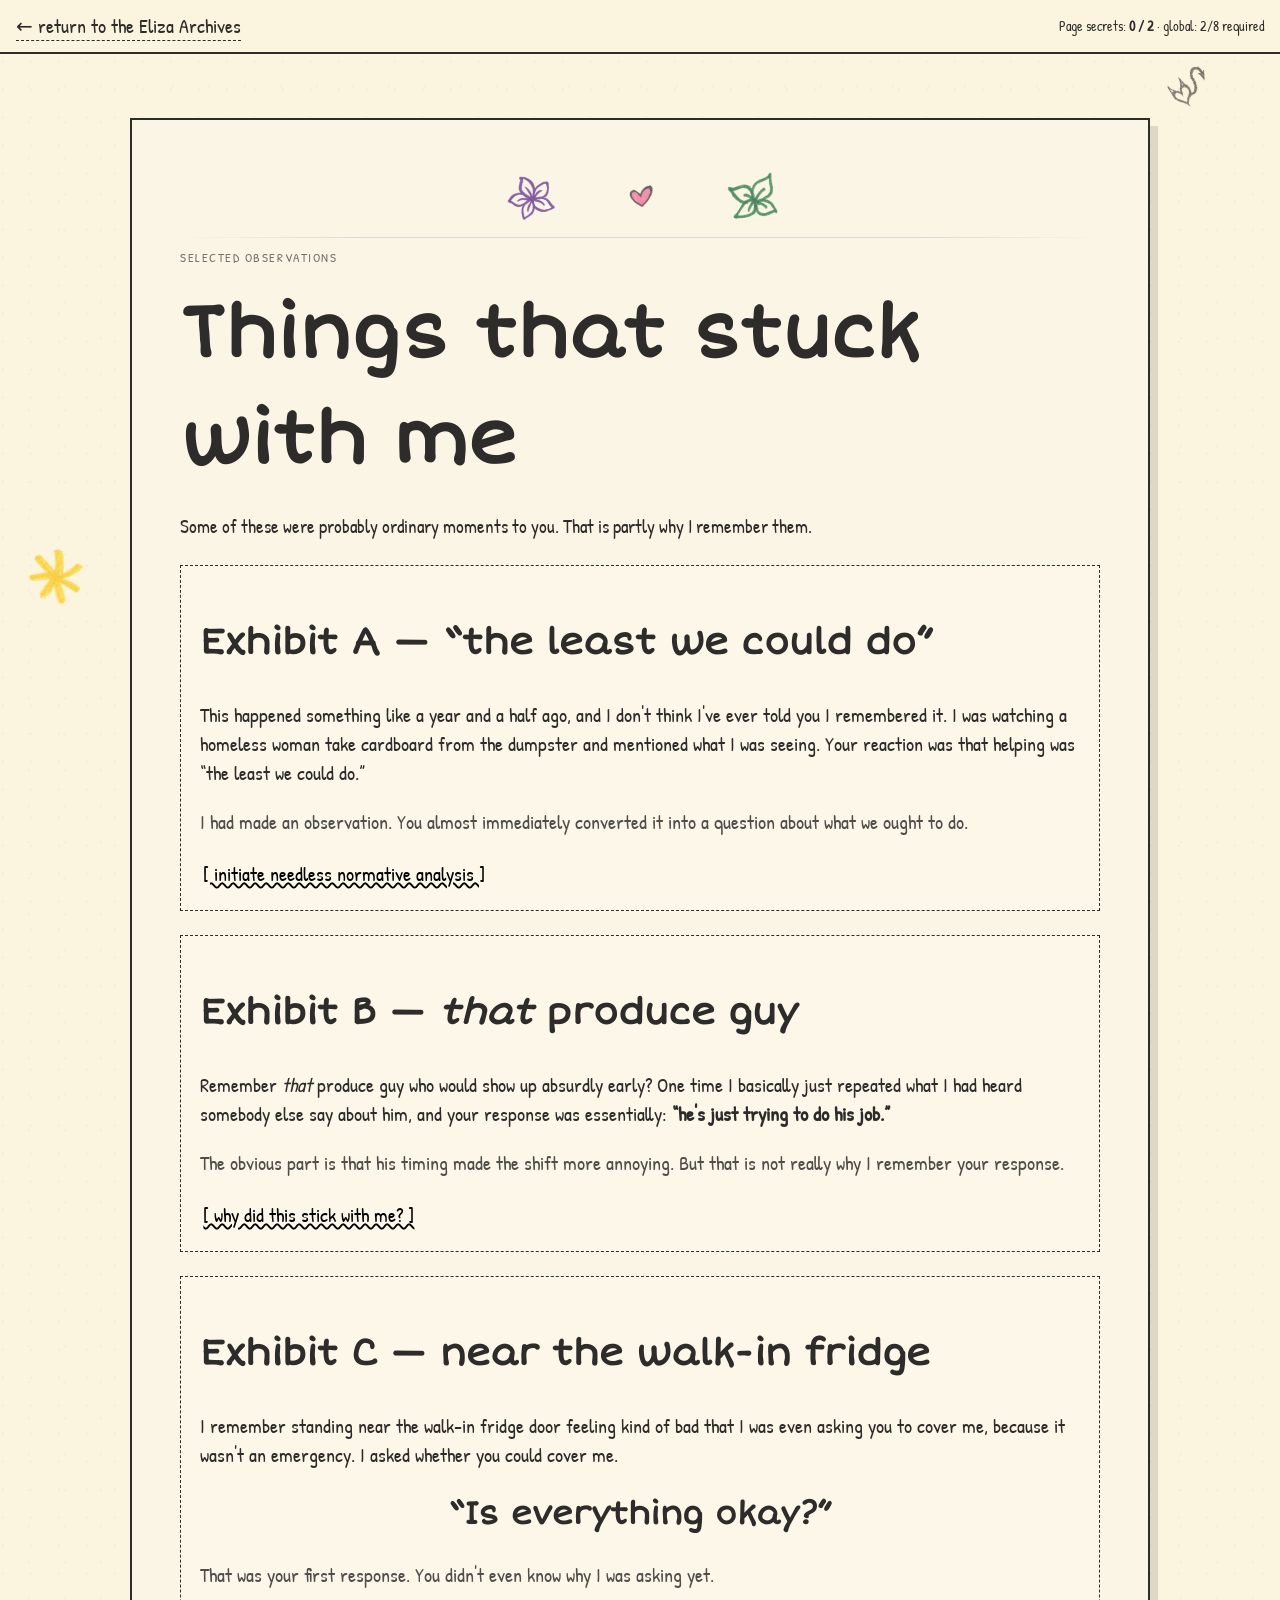
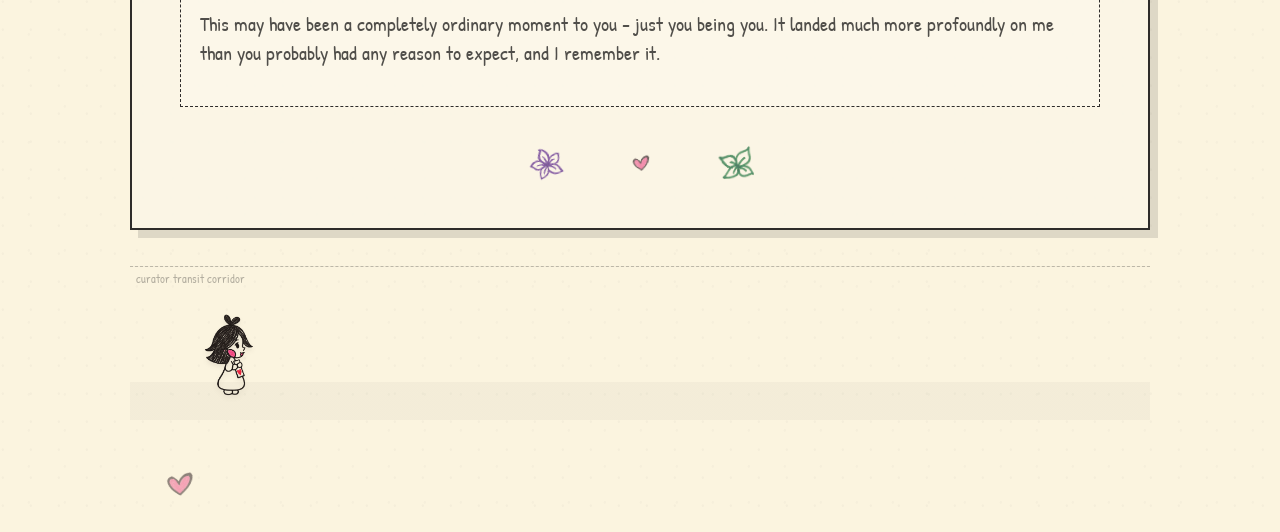
<file: memories.html>
<!DOCTYPE html>
<html lang="en">
<head>
  <meta charset="UTF-8" />
  <meta name="viewport" content="width=device-width, initial-scale=1.0" />
  <title>Selected Observations — Eliza Archives</title>
  <link rel="stylesheet" href="styles.css?v=secrets-20261016" />
</head>
<body data-page="memories">
  <div id="toast" class="toast" role="status" aria-live="polite"></div>
  
    <header class="page-header">
      <a class="back-link" href="archives.html">← return to the Eliza Archives</a>
      <div class="page-progress" data-page-progress></div>
    </header>
  
<main class="isolated-page memories-page">
  <img src="assets/heart-devil-tail.png" class="memory-corner-heart secret-trigger" data-secret="memoryHeart" data-secret-message="SECRET: morally ambiguous heart inspected." alt="heart with devil tail"/>
  <section class="page-card wide-card">
    <p class="kicker">Selected Observations</p>
    <h1>Things that stuck with me</h1>
    <p class="lead">Some of these were probably ordinary moments to you. That is partly why I remember them.</p>

    <article class="memory">
      <h2>Exhibit A — “the least we could do”</h2>
      <p>This happened something like a year and a half ago, and I don't think I've ever told you I remembered it. I was watching a homeless woman take cardboard from the dumpster and mentioned what I was seeing. Your reaction was that helping was “the least we could do.”</p>
      <p class="soft">I had made an observation. You almost immediately converted it into a question about what we ought to do.</p>
      <button class="text-link" data-toggle="least-analysis">[ initiate needless normative analysis ]</button>
      <div id="least-analysis" class="reveal">
        <p>By calling an action “the least” one could do, the speaker distinguishes mere physical possibility from normative adequacy. Doing nothing remained physically available. It apparently did not count as an acceptable minimum.</p>
        <button class="text-link secret-trigger" data-secret="leastNormative" data-secret-message="SECRET: a hidden normative premise has been discovered in a sentence from 1.5 years ago.">[ yes, analyze this 1.5 years later ]</button>
      </div>
    </article>

    <article class="memory">
      <h2>Exhibit B — <em>that</em> produce guy</h2>
      <p>Remember <em>that</em> produce guy who would show up absurdly early? One time I basically just repeated what I had heard somebody else say about him, and your response was essentially: <strong>“he's just trying to do his job.”</strong></p>
      <p class="soft">The obvious part is that his timing made the shift more annoying. But that is not really why I remember your response.</p>
      <button class="text-link" data-toggle="produce-analysis-1">[ why did this stick with me? ]</button>
      <div id="produce-analysis-1" class="reveal">
        <p>It wasn't only extra work for <em>you</em>. On the days I worked that part of the shift, I complained too. Other people complained. I understood why they did. There was real substance to the frustration.</p>
        <p>And you worked that position more than I did.</p>
        <button class="text-link" data-toggle="produce-analysis-2">[ continue analysis anyway ]</button>
        <div id="produce-analysis-2" class="reveal nested">
          <p>That is what made your response stand out. You had at least as much reason as anyone else to be irritated, probably more, and yet your attention went immediately to the fact that he was a person trying to do his job.</p>
          <p>So the thing I remember is not merely that you were willing to tolerate an inconvenience. It is that, in a situation where basically everyone else - including me - had an intelligible complaint, you still made room in your judgment for the wellbeing and circumstances of the person everyone was complaining about.</p>
          <p>There were also real stakes behind the complaints: people were not merely expressing irritation in a vacuum. Complaints can affect how someone's work is viewed, whether they retain a route or job, and how they are treated. Your instinct seemed unusually conscientious of that other person's position even while you were one of the people most inconvenienced.</p>
          <p class="soft">I think that distinguished you from the rest of us more than you probably realized at the time.</p>
        </div>
      </div>
    </article>

    <article class="memory">
      <h2>Exhibit C — near the walk-in fridge</h2>
      <p>I remember standing near the walk-in fridge door feeling kind of bad that I was even asking you to cover me, because it wasn't an emergency. I asked whether you could cover me.</p>
      <div class="inperson-quote"><strong>“Is everything okay?”</strong></div>
      <p class="soft">That was your first response. You didn't even know why I was asking yet.</p>
      <p class="soft">This may have been a completely ordinary moment to you - just you being you. It landed much more profoundly on me than you probably had any reason to expect, and I remember it.</p>
    </article>
  </section>
</main>
  <aside id="page-clear" class="page-clear" aria-live="polite">
    <strong>PAGE CLEAR ✦</strong>
    <span>all secrets on this page have been found.</span>
    <a href="archives.html">return to the archives →</a>
  </aside>
  <script src="script.js?v=secrets-20261016"></script>
</body>
</html>
</file>
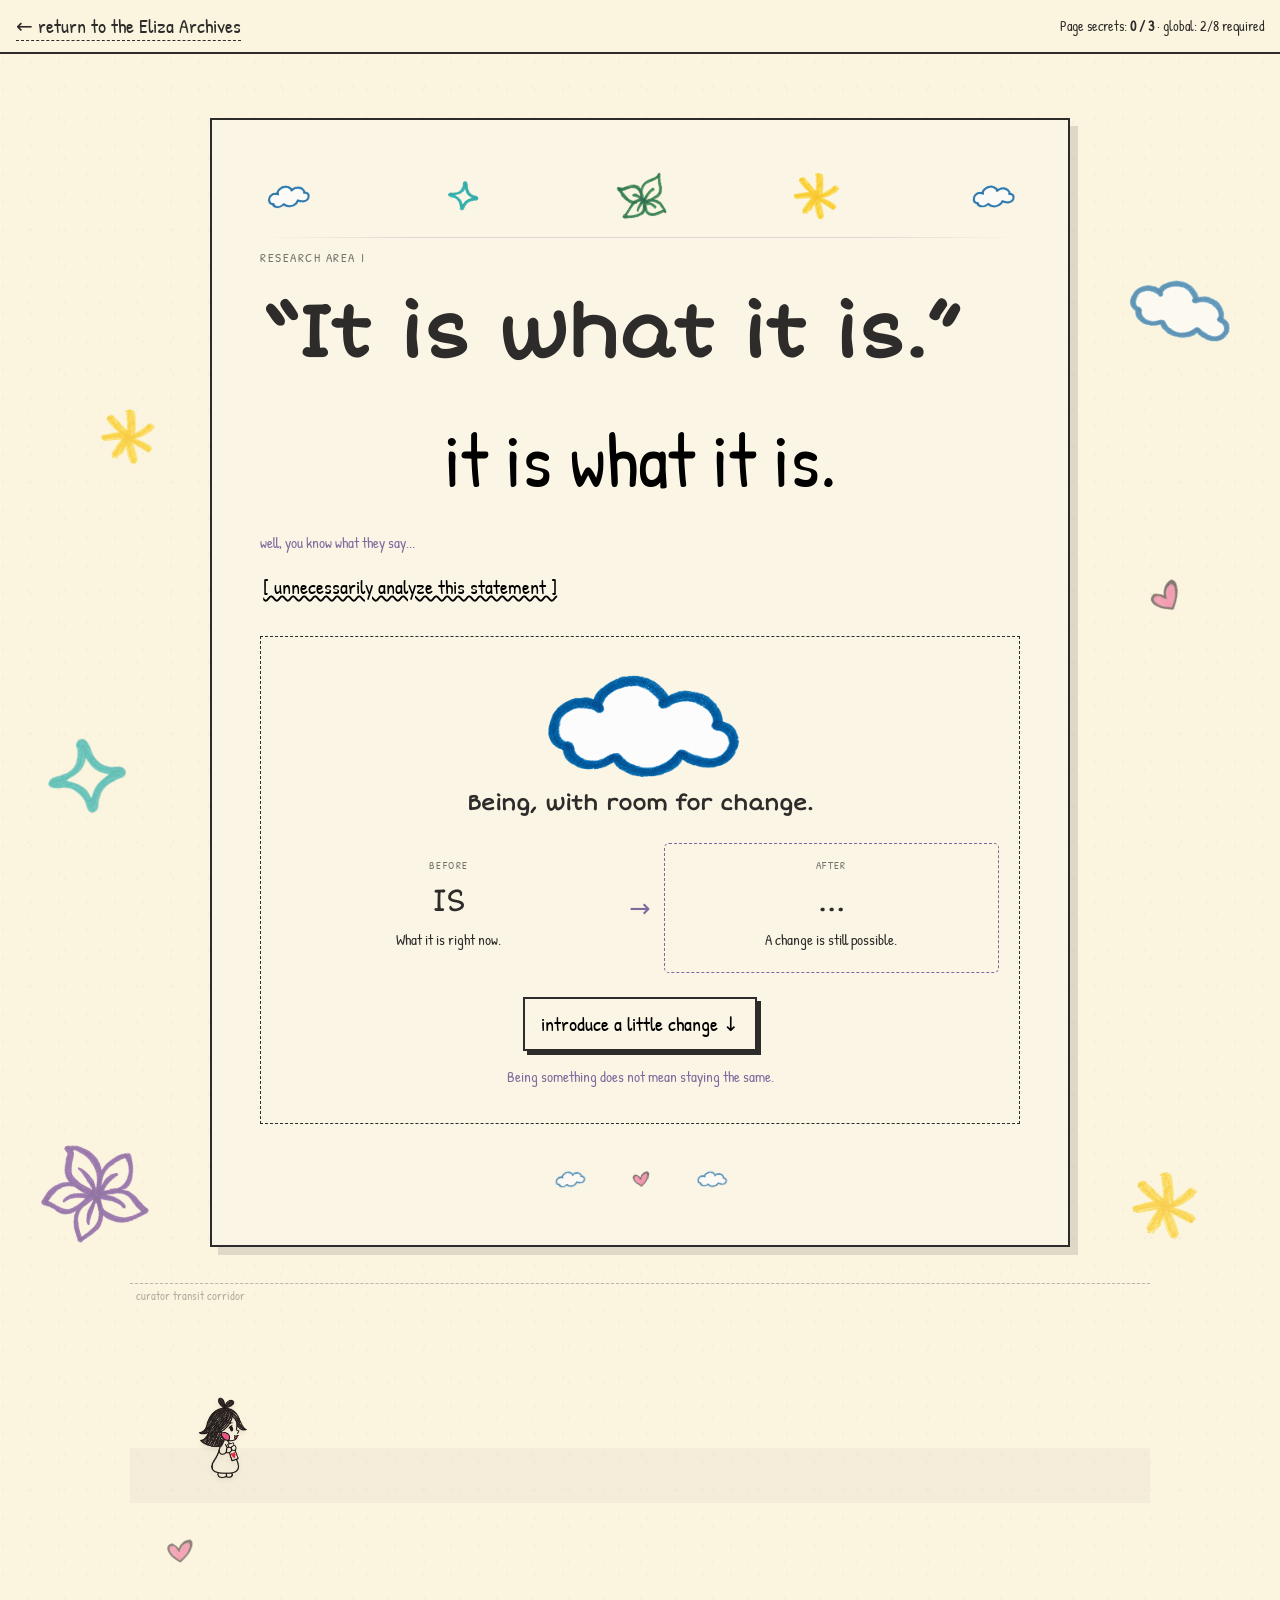
<file: metaphysics.html>
<!DOCTYPE html>
<html lang="en">
<head>
  <meta charset="UTF-8" />
  <meta name="viewport" content="width=device-width, initial-scale=1.0" />
  <title>It Is What It Is — Eliza Archives</title>
  <link rel="stylesheet" href="styles.css?v=secrets-20261016" />
  <link rel="stylesheet" href="metaphysics-ufo.css" />
</head>
<body data-page="metaphysics">
  <div id="toast" class="toast" role="status" aria-live="polite"></div>
  
    <header class="page-header">
      <a class="back-link" href="archives.html">← return to the Eliza Archives</a>
      <div class="page-progress" data-page-progress></div>
    </header>
  
<main class="isolated-page metaphysics-page">
  <section class="page-card">
    <p class="kicker">Research Area I</p>
    <h1>“It is what it is.”</h1>
    <button class="big-quote quote-button" id="is-quote">it is what it is.</button>
    <p id="quote-click-note" class="margin-comment">well, you know what they say...</p>

    <button class="text-link" data-toggle="meta-analysis">[ unnecessarily analyze this statement ]</button>
    <div id="meta-analysis" class="reveal">
      <p><strong>Proposition 1:</strong> Things are what they are.</p>
      <p><strong>Objection:</strong> Things change.</p>
      <p><strong>Revision:</strong> It is what it is <em>at t₁</em>.</p>
      <p>If change is partly constitutive of what a thing is, acknowledging the present need not imply metaphysical permanence. “It is what it is” might be compatible with: <em>and it need not remain so.</em></p>
      <button class="text-link secret-trigger" data-secret="constitutive" data-secret-message="SECRET: being has acquired a change clause.">[ inspect the constitutive-change footnote ]</button>
    </div>

    <div class="becoming-box">
      <div class="being-sky"><img id="metaphysics-cloud" src="assets/cloud-blue.png" alt="a blue cloud"/></div>
      <h2>Being, with room for change.</h2>
      <div class="being-comparison">
        <div><small>BEFORE</small><strong>IS</strong><p>What it is right now.</p></div>
        <span class="being-arrow" aria-hidden="true">→</span>
        <div class="being-after"><small>AFTER</small><strong id="being-word">…</strong><p id="becoming-status" aria-live="polite">A change is still possible.</p></div>
      </div>
      <button id="becoming-button" class="scribble-button">introduce a little change ↓</button>
      <p class="margin-comment">Being something does not mean staying the same.</p>
      <div id="ufo-instructions" class="hidden" role="status"><p>Well. That changed things. A UFO is circling the curator below. Catch it and drag it over her.</p></div>
    </div>
  </section>
</main>
  <aside id="page-clear" class="page-clear" aria-live="polite">
    <strong>PAGE CLEAR ✦</strong>
    <span>all secrets on this page have been found.</span>
    <a href="archives.html">return to the archives →</a>
  </aside>
  <script src="metaphysics-ufo.js"></script>
  <script src="script.js?v=secrets-20261016"></script>
</body>
</html>
</file>
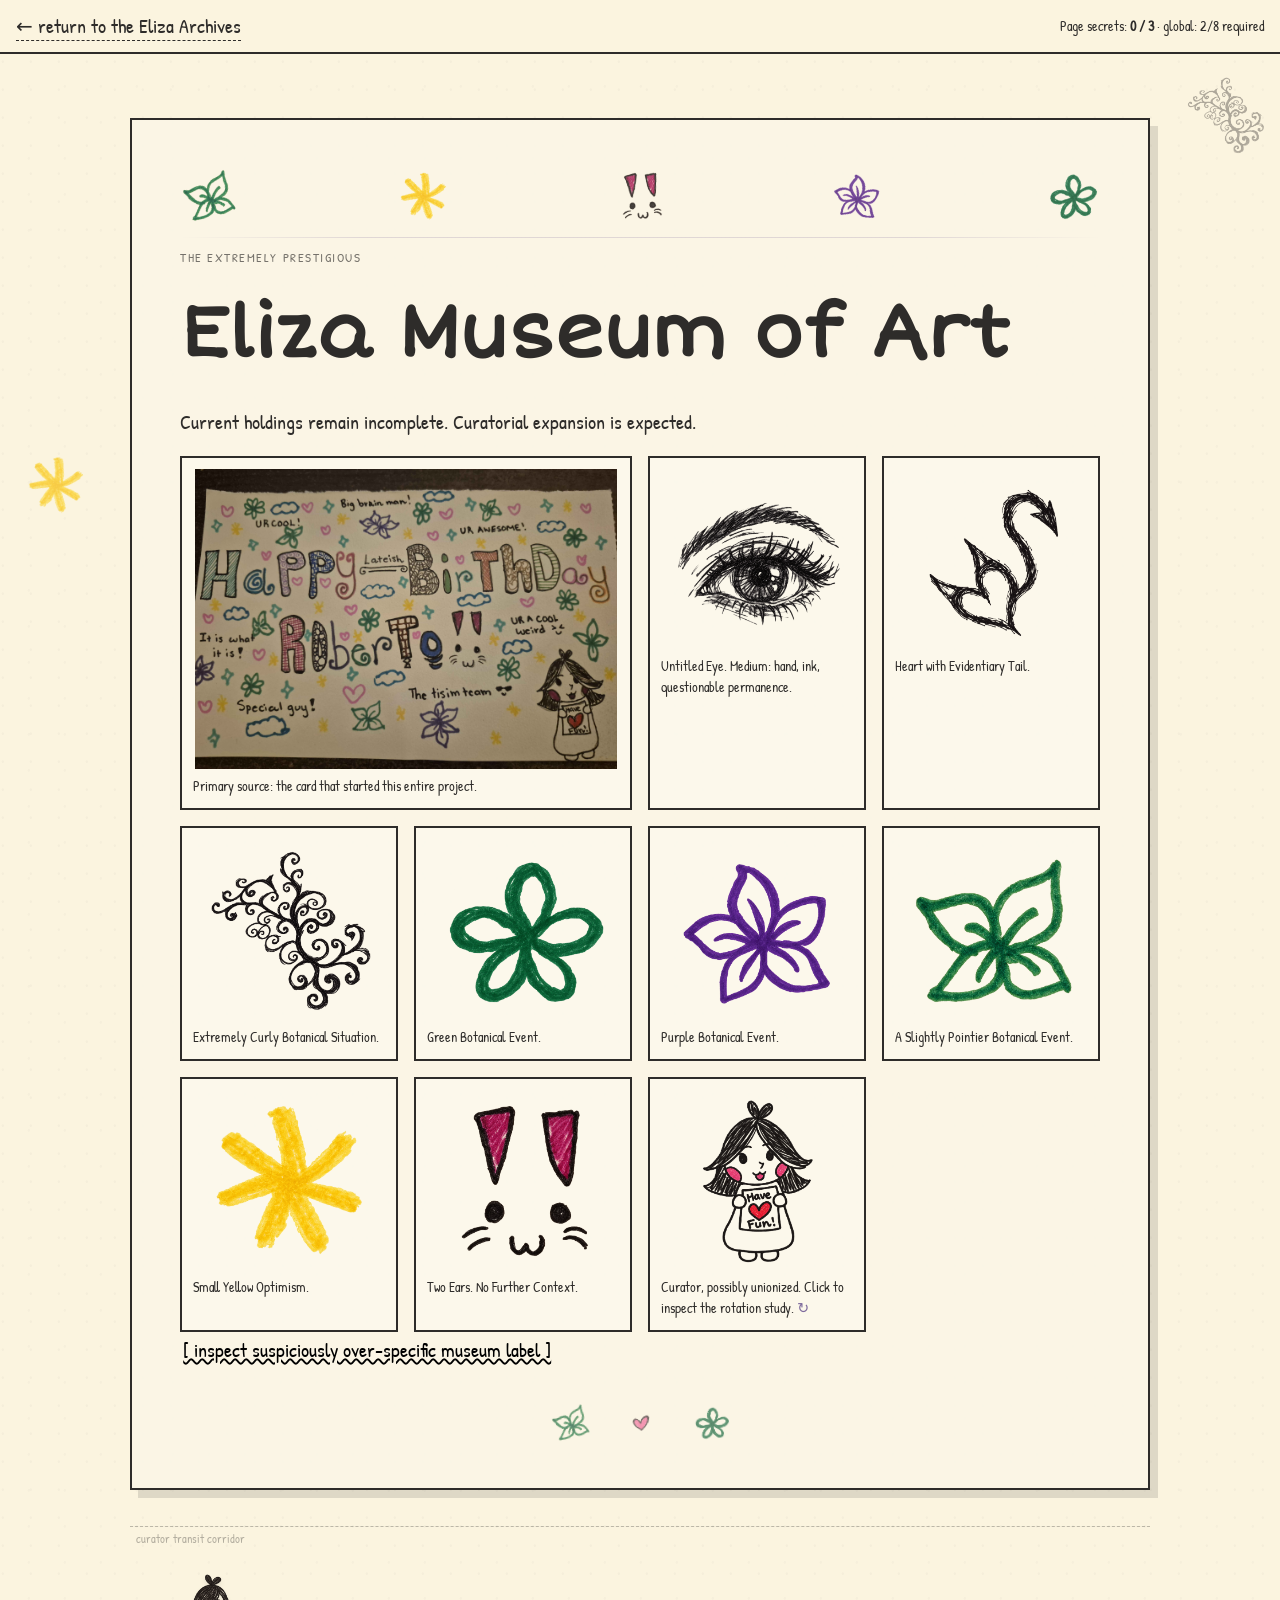
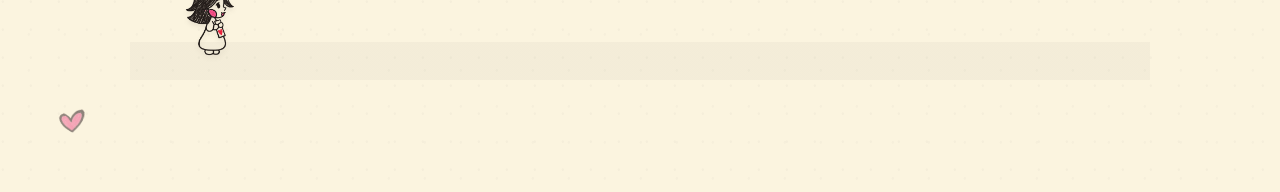
<file: museum.html>
<!DOCTYPE html>
<html lang="en">
<head>
  <meta charset="UTF-8" />
  <meta name="viewport" content="width=device-width, initial-scale=1.0" />
  <title>Eliza Museum of Art</title>
  <link rel="stylesheet" href="styles.css?v=secrets-20261016" />
</head>
<body data-page="museum">
  <div id="toast" class="toast" role="status" aria-live="polite"></div>
  
    <header class="page-header">
      <a class="back-link" href="archives.html">← return to the Eliza Archives</a>
      <div class="page-progress" data-page-progress></div>
    </header>
  
<main class="isolated-page museum-page">
  <img src="assets/vine.png" class="museum-vine" alt="hand drawn curling vine"/>
  <section class="page-card wide-card">
    <p class="kicker">The Extremely Prestigious</p>
    <h1>Eliza Museum of Art</h1>
    <p>Current holdings remain incomplete. Curatorial expansion is expected.</p>
    <div class="museum-grid">
      <figure class="museum-original"><img src="assets/original-card.png" alt="original birthday card"/><figcaption>Primary source: the card that started this entire project.</figcaption></figure>
      <figure><img src="assets/hand-eye.png" class="secret-trigger" data-secret="museumEye" data-secret-message="SECRET: the museum is watching back." alt="hand drawn eye"/><figcaption>Untitled Eye. Medium: hand, ink, questionable permanence.</figcaption></figure>
      <figure><img src="assets/heart-devil-tail.png" alt="heart with devil tail"/><figcaption>Heart with Evidentiary Tail.</figcaption></figure>
      <figure><img src="assets/vine.png" alt="curling vine"/><figcaption>Extremely Curly Botanical Situation.</figcaption></figure>
      <figure><img src="assets/flower-green.png" alt="green flower"/><figcaption>Green Botanical Event.</figcaption></figure>
      <figure><img src="assets/flower-purple.png" alt="purple flower"/><figcaption>Purple Botanical Event.</figcaption></figure>
      <figure><img src="assets/card-flower-pointed.png" alt="green flower with four pointed petals from the card" loading="lazy"/><figcaption>A Slightly Pointier Botanical Event.</figcaption></figure>
      <figure><img src="assets/card-star-yellow.png" alt="hand-drawn yellow starburst from the card" loading="lazy"/><figcaption>Small Yellow Optimism.</figcaption></figure>
      <figure><img src="assets/card-bunny-face.png" alt="little bunny face with pink ears from the card" loading="lazy"/><figcaption>Two Ears. No Further Context.</figcaption></figure>
      <figure class="curator-study">
        <button id="curator-turntable" class="curator-turntable" type="button" aria-label="rotate curator study">
          <img id="curator-turn-img" src="assets/oc-front.png" alt="updated OC curator, front view"/>
        </button>
        <figcaption>Curator, possibly unionized. Click to inspect the rotation study.</figcaption>
      </figure>
    </div>
    <button class="text-link secret-trigger" data-secret="museumLabel" data-secret-message="SECRET: the suspiciously over-specific label was indeed suspicious.">[ inspect suspiciously over-specific museum label ]</button>
  </section>
</main>
  <aside id="page-clear" class="page-clear" aria-live="polite">
    <strong>PAGE CLEAR ✦</strong>
    <span>all secrets on this page have been found.</span>
    <a href="archives.html">return to the archives →</a>
  </aside>
  <script src="script.js?v=secrets-20261016"></script>
</body>
</html>
</file>
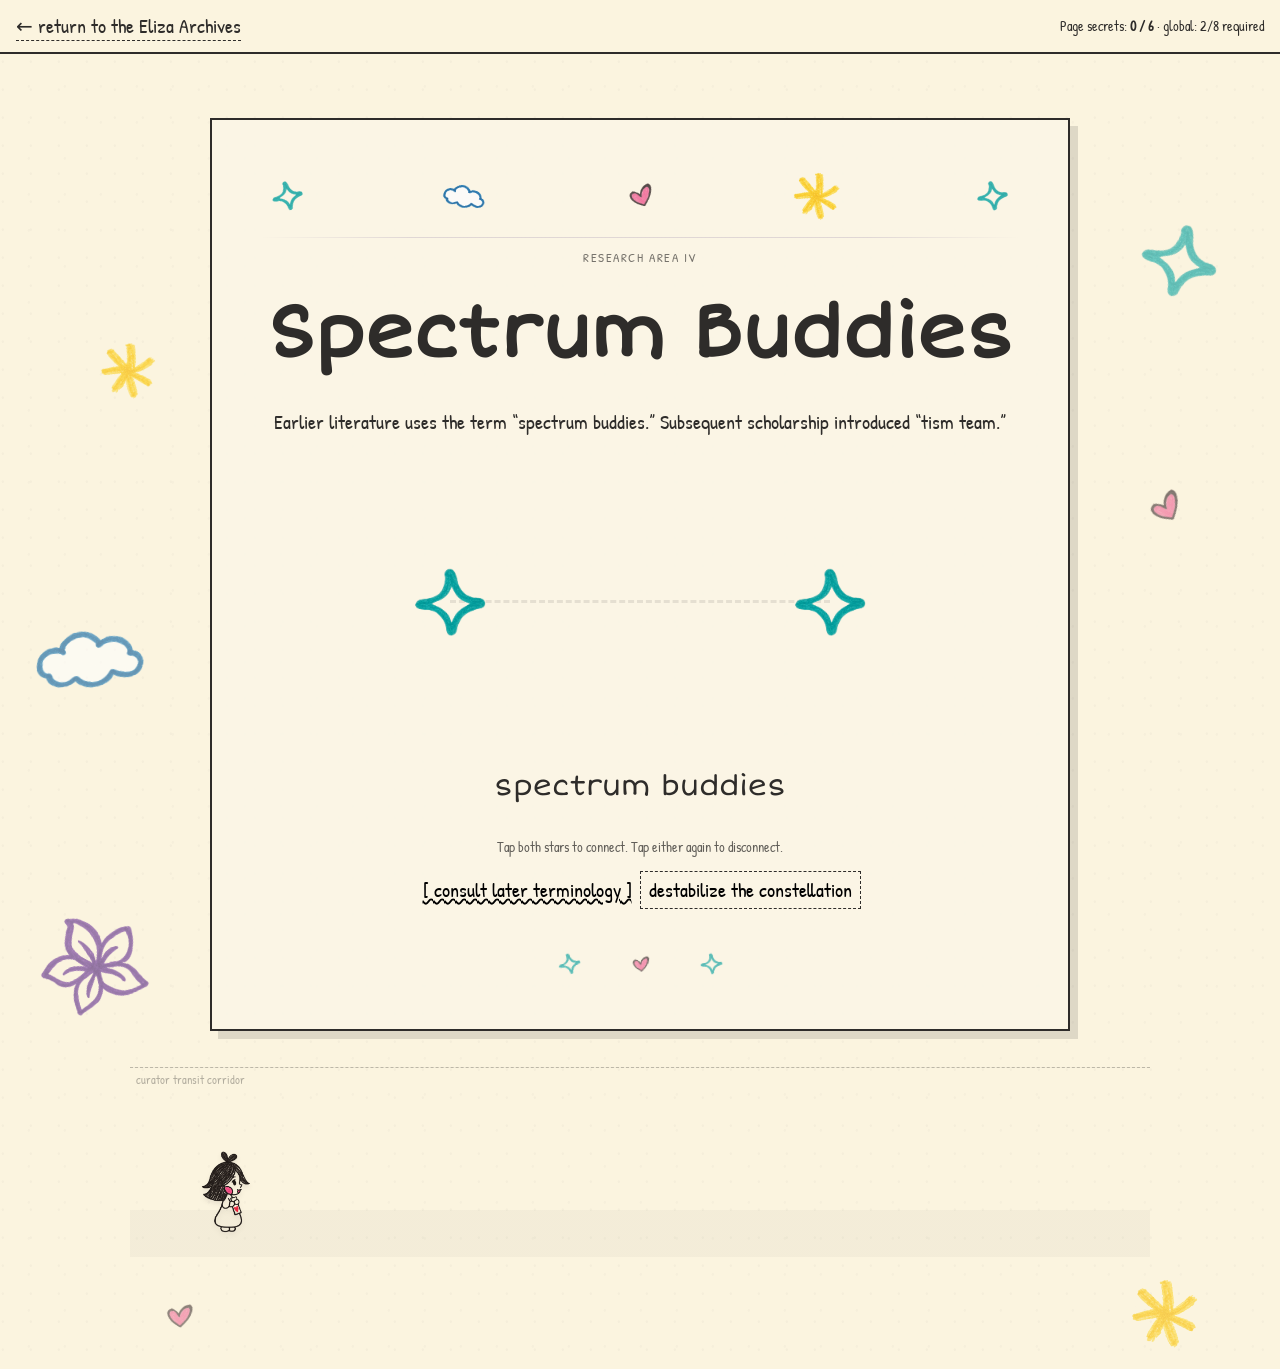
<file: spectrum.html>
<!DOCTYPE html>
<html lang="en">
<head>
  <meta charset="UTF-8" />
  <meta name="viewport" content="width=device-width, initial-scale=1.0" />
  <title>Spectrum Buddies — Eliza Archives</title>
  <link rel="stylesheet" href="styles.css?v=secrets-20261016" />
  <link rel="stylesheet" href="spectrum-connection.css?v=phone-20261016" />
</head>
<body data-page="spectrum">
  <div id="toast" class="toast" role="status" aria-live="polite"></div>
  
    <header class="page-header">
      <a class="back-link" href="archives.html">← return to the Eliza Archives</a>
      <div class="page-progress" data-page-progress></div>
    </header>
  
<main class="isolated-page spectrum-page">
  <section class="page-card centered">
    <p class="kicker">Research Area IV</p>
    <h1>Spectrum Buddies</h1>
    <p>Earlier literature uses the term “spectrum buddies.” Subsequent scholarship introduced “tism team.”</p>
    <div class="interactive-constellation" id="constellation">
      <button class="star-button" id="buddy-star-a" aria-label="First buddy star" aria-pressed="false"><img src="assets/sparkle-teal.png" alt=""/></button>
      <span class="constellation-line" id="constellation-line" aria-hidden="true"></span>
      <button class="star-button" id="buddy-star-b" aria-label="Second buddy star" aria-pressed="false"><img src="assets/sparkle-teal.png" alt=""/></button>
    </div>
    <p id="buddy-status" class="team-line" role="status">spectrum buddies</p>
    <p class="constellation-help">Tap both stars to connect. Tap either again to disconnect.</p>
    <p id="portal-discovery-note" class="hidden"><a href="#buddy-portal">✦ connection made — a portal opened below ↓</a><span>Follow the stars, then drag her into the portal.</span></p>
    <button class="text-link secret-trigger" data-secret="tismTeam" data-secret-message="SECRET: tism team terminology entered the scholarly record.">[ consult later terminology ]</button>
    <button id="star-drift" class="tiny-reset">destabilize the constellation</button>
  </section>
</main>
  <aside id="page-clear" class="page-clear" aria-live="polite">
    <strong>PAGE CLEAR ✦</strong>
    <span>all secrets on this page have been found.</span>
    <a href="archives.html">return to the archives →</a>
  </aside>
  <script src="spectrum-portal.js"></script>
  <script src="spectrum-connection.js?v=phone-20261016"></script>
  <script src="script.js?v=secrets-20261016"></script>
</body>
</html>
</file>
<file: styles.css>
@import url('https://fonts.googleapis.com/css2?family=Patrick+Hand&family=Short+Stack&display=swap');
@import url('interaction.css');
@import url('card-art.css');
:root{--paper:#fbf4df;--ink:#2e2c2a;--pink:#d7749c;--green:#5f9d74;--blue:#4f87a6;--purple:#7e6b9d;--yellow:#d9b63d;--rust:#b9694f;--card:rgba(255,255,255,.28)}
*{box-sizing:border-box}html{scroll-behavior:smooth}body{margin:0;background:radial-gradient(circle at 10% 20%,rgba(0,0,0,.025) 0 1px,transparent 1.5px),radial-gradient(circle at 80% 40%,rgba(0,0,0,.02) 0 1px,transparent 1.5px),var(--paper);background-size:28px 28px,36px 36px,auto;color:var(--ink);font-family:"Patrick Hand",system-ui,sans-serif;font-size:20px;line-height:1.45;overflow-x:hidden}a{color:inherit}button,input{font:inherit}.hidden{display:none!important}
.hero{min-height:68vh;display:grid;place-items:center;align-content:center;gap:.8rem;padding:4rem 1.5rem 2rem;text-align:center;position:relative}.archive-hero h1{font-family:"Short Stack",cursive;font-size:clamp(4rem,11vw,8rem);line-height:.9;margin:0;color:var(--purple);transform:rotate(-1deg)}.subtitle{max-width:680px;font-size:1.35rem;margin:.3rem}.archive-subtitle{margin:0;opacity:.78}.paper-note{border:2px solid var(--ink);padding:.25rem .6rem;background:transparent;transform:rotate(2deg);cursor:pointer}.tiny-note{font-size:.9rem}.hero-vine{position:absolute;width:min(330px,32vw);right:-3%;top:5%;opacity:.52;transform:rotate(14deg);cursor:pointer}.global-progress-card{width:min(520px,90vw);border:2px dashed var(--ink);padding:.8rem 1rem;margin-top:1rem;background:rgba(255,255,255,.18)}.progress-track{height:12px;border:1.5px solid var(--ink);margin:.45rem 0;overflow:hidden}.progress-track span{display:block;height:100%;width:0;background:var(--green);transition:width .3s}.discovery-total{font-size:.9rem;opacity:.75}
.archive-shell{width:min(1120px,calc(100% - 2rem));margin:1rem auto 5rem} .archive-board{min-height:1020px;border:2px solid var(--ink);box-shadow:8px 8px 0 rgba(46,44,42,.14);background:rgba(255,255,255,.13);position:relative;padding:2rem;overflow:hidden}.hub-item{position:absolute;width:210px;min-height:145px;border:2px solid var(--ink);background:rgba(251,244,223,.94);text-decoration:none;display:flex;flex-direction:column;align-items:center;justify-content:center;gap:.5rem;padding:.75rem;box-shadow:4px 4px 0 rgba(46,44,42,.25);font-family:"Short Stack",cursive;transition:transform .15s,box-shadow .15s}.hub-item:hover{transform:translate(2px,2px) rotate(-1deg);box-shadow:2px 2px 0 rgba(46,44,42,.25)}.hub-item img{max-width:95px;max-height:85px;object-fit:contain}.metaphysics-item{left:19%;top:22%;transform:rotate(-2deg)}.bean-item{left:40%;top:20%;transform:rotate(1deg)}.irk-item{right:19%;top:22%;transform:rotate(-1deg)}.spectrum-item{left:19%;top:53%;transform:rotate(1.5deg)}.memories-item{left:40%;top:52%;transform:rotate(-1deg)}.museum-item{right:19%;top:53%;transform:rotate(1deg)}.final-item{left:40%;bottom:13%;transform:rotate(-.5deg)}.hub-item.locked{opacity:.45;filter:grayscale(.5);cursor:not-allowed}.bean-icon{display:grid;place-items:center;width:90px;height:62px;border:3px solid var(--ink);border-radius:55% 45% 52% 48%;background:#f1dbb2;transform:rotate(-12deg);font-family:"Short Stack",cursive}.museum-frame{display:grid;place-items:center;width:75px;height:70px;border:7px double var(--ink);font-size:2rem}.buddy-stars{display:flex;align-items:center}.buddy-stars img{width:45px}.buddy-line{width:55px;border-top:2px dashed var(--ink)}.loose-secret,.oc-hub{border:0;background:transparent;cursor:pointer;position:absolute}.hand-eye{left:17%;bottom:8%;width:150px}.hand-eye img{width:100%}.devil-heart{right:17%;bottom:8%;width:105px}.devil-heart img{width:100%}.oc-hub{right:27%;bottom:2%;width:100px}.oc-hub img{width:100%}.oc-hub span{position:absolute;left:92%;top:16%;width:138px;text-align:left;font-size:.76rem}.archive-footnote{display:flex;justify-content:space-between;flex-wrap:wrap;gap:.5rem;margin-top:.7rem;font-size:.9rem;opacity:.72}.tiny-reset{border:1px dashed var(--ink);background:transparent;cursor:pointer;padding:.2rem .5rem}
.page-header{position:sticky;top:0;z-index:20;display:flex;justify-content:space-between;gap:1rem;align-items:center;padding:.7rem 1rem;background:rgba(251,244,223,.95);border-bottom:2px solid var(--ink);backdrop-filter:blur(5px)}.back-link{text-decoration:none;border-bottom:1px dashed var(--ink)}.page-progress{font-size:.9rem}.isolated-page{min-height:calc(100vh - 58px);padding:4rem 1rem 7rem;position:relative}.page-card{width:min(860px,100%);margin:0 auto;border:2px solid var(--ink);box-shadow:8px 8px 0 rgba(46,44,42,.14);padding:clamp(1.4rem,4vw,3rem);background:var(--card);position:relative}.wide-card{width:min(1020px,100%)}h1,h2,h3{font-family:"Short Stack",cursive}h1{font-size:clamp(2.6rem,7vw,4.6rem);margin:.2rem 0 1rem}h2{font-size:clamp(1.5rem,4vw,2.3rem)}.kicker{text-transform:uppercase;letter-spacing:.12em;font-size:.8rem;opacity:.65}.lead{font-size:1.2rem}.centered{text-align:center}.soft{opacity:.83}.margin-comment{color:var(--purple);font-size:.95rem}.scribble-button,.quiz button{border:2px solid var(--ink);background:transparent;padding:.65rem 1rem;cursor:pointer;box-shadow:4px 4px 0 var(--ink)}.scribble-button:hover,.quiz button:hover{transform:translate(2px,2px);box-shadow:2px 2px 0 var(--ink)}.inline-button{display:inline-block;text-decoration:none}.text-link{border:0;background:transparent;text-decoration:underline wavy;cursor:pointer;padding:.2rem}.reveal{display:none;margin-top:1.2rem;border-left:3px solid var(--pink);padding-left:1rem}.reveal.open{display:block;animation:appear .3s ease}@keyframes appear{from{opacity:0;transform:translateY(7px)}}.nested{margin-left:1rem;border-left-color:var(--purple)}
.toast{position:fixed;z-index:999;left:50%;bottom:2rem;transform:translate(-50%,25px);background:var(--ink);color:var(--paper);padding:.7rem 1rem;border-radius:4px;opacity:0;pointer-events:none;transition:.2s;max-width:min(620px,90vw);text-align:center}.toast.show{opacity:1;transform:translate(-50%,0)}.page-clear{position:fixed;z-index:80;right:1rem;bottom:1rem;width:min(340px,calc(100vw - 2rem));border:2px solid var(--ink);background:var(--paper);box-shadow:5px 5px 0 var(--ink);padding:1rem;display:none;gap:.25rem}.page-clear.show{display:grid;animation:appear .35s}.page-clear a{margin-top:.35rem}.corner-art{position:absolute;opacity:.45}.cloud-corner{width:230px;right:3%;top:8%;transform:rotate(8deg)}
.big-quote{font-size:clamp(2.2rem,7vw,4.8rem);text-align:center}.quote-button{display:block;width:100%;border:0;background:transparent;font-family:"Patrick Hand",sans-serif;cursor:pointer}.becoming-box{margin-top:2.5rem;border:1px dashed var(--ink);padding:1rem;display:flex;align-items:center;justify-content:center;gap:1rem;flex-wrap:wrap}.becoming-box #being-word{font-family:"Short Stack",cursive;font-size:3rem;transition:.35s}.becoming-box.changed #being-word{transform:rotate(8deg) scale(1.05);color:var(--green)}
.bean-controls{display:flex;gap:1rem;flex-wrap:wrap;align-items:center}.bean-rain-zone{height:360px;border:2px dashed var(--ink);position:relative;overflow:hidden;margin:1.4rem 0;background:rgba(255,255,255,.2)}.arena-label{position:absolute;left:1rem;top:.3rem;opacity:.45}.arena-hint{position:absolute;right:1rem;top:.4rem;color:var(--purple)}.falling-bean{position:absolute;top:-70px;width:66px;height:44px;border:2px solid var(--ink);border-radius:55% 45% 52% 48%;background:#e5c995;cursor:pointer;animation:beanfall linear forwards;font-size:.7rem;z-index:2}.falling-bean.special-rain-bean{box-shadow:0 0 0 2px rgba(95,157,116,.18)}@keyframes beanfall{to{transform:translateY(450px) rotate(420deg)}}.shy-bean-section{margin:3rem 0}.shy-playground{height:340px;border:2px solid var(--ink);position:relative;background:rgba(255,255,255,.14);overflow:hidden}.shy-bean{position:absolute;left:12%;top:20%;width:90px;height:60px;border:3px solid var(--ink);border-radius:55% 45% 52% 48%;background:#f0d7a3;cursor:pointer;transition:left .18s,top .18s,opacity .15s}.shy-bean.gone{opacity:0;pointer-events:none}.shy-bean.catchable{background:#f6dfa9;box-shadow:0 0 0 3px var(--yellow);pointer-events:auto}.shy-message{position:absolute;left:1rem;bottom:1rem;color:var(--purple)}.quiz{display:flex;gap:.7rem;flex-wrap:wrap}.result{font-weight:bold}.time-pun{text-align:center;font-size:1.25rem;color:var(--purple)}
.scale{display:flex;justify-content:space-between}.irk-page input[type=range]{width:100%;accent-color:var(--purple)}.pun-lab{margin-top:3rem;border-top:1px dashed var(--ink);padding-top:1rem}.pun-word{border:0;background:transparent;text-decoration:underline wavy;color:var(--purple);cursor:pointer;font-weight:bold}
.interactive-constellation{height:250px;display:flex;align-items:center;justify-content:center;gap:0}.star-button{border:0;background:transparent;cursor:pointer;transition:.25s}.star-button img{width:125px}.star-button.active{transform:scale(1.12) rotate(10deg)}.constellation-line{width:180px;border-top:3px dashed rgba(46,44,42,.3);transition:.25s}.constellation-line.active{border-top-style:solid;border-color:var(--green)}.team-line{font-family:"Short Stack",cursive;font-size:1.8rem}.interactive-constellation.drift .star-button:first-child{transform:translate(-55px,-35px) rotate(-20deg)}.interactive-constellation.drift .star-button:last-child{transform:translate(55px,35px) rotate(20deg)}
.memory{border:1px dashed var(--ink);padding:1.2rem;margin:1.5rem 0;background:rgba(255,255,255,.14)}.inperson-quote{font-family:"Short Stack",cursive;font-size:2rem;text-align:center;margin:1.4rem}.memory-corner-heart{position:absolute;width:135px;right:1%;top:5%;opacity:.58;cursor:pointer}
.museum-vine{position:absolute;width:360px;right:-5%;top:1%;opacity:.34}.museum-grid{display:grid;grid-template-columns:repeat(auto-fit,minmax(190px,1fr));gap:1rem}.museum-grid figure{margin:0;border:2px solid var(--ink);padding:.7rem;background:rgba(255,255,255,.23)}.museum-grid img{width:100%;height:180px;object-fit:contain}.museum-grid figcaption{font-size:.9rem}.museum-original{grid-column:span 2}.museum-original img{height:300px}.meme-main{max-width:min(650px,100%);border:2px solid var(--ink);cursor:pointer}.error-code{font-family:"Short Stack",cursive;font-size:7rem;line-height:.8}.error-bean{margin:2rem auto 0;width:110px;height:75px;border:3px solid var(--ink);border-radius:55% 45% 52% 48%;display:grid;place-items:center;background:#efd4a0;cursor:pointer}.finale{text-align:center}.final-content{max-width:760px;margin:auto;text-align:left}.conclusion{font-size:1.3rem;margin-top:2rem}.birthday-line{text-align:center;font-family:"Short Stack",cursive;font-size:2.3rem;color:var(--pink)}
.eye-blink{animation:eyeBlink .45s ease}@keyframes eyeBlink{0%,100%{transform:scaleY(1)}45%,55%{transform:scaleY(.08)}}.devil-wiggle{animation:wiggle .65s ease}@keyframes wiggle{25%{transform:rotate(-8deg)}50%{transform:rotate(10deg)}75%{transform:rotate(-5deg)}}
@media(max-width:850px){.archive-board{min-height:1160px}.hub-item{position:absolute;width:42%;min-width:150px}.metaphysics-item{left:5%;top:3%}.bean-item{right:5%;left:auto;top:3%}.irk-item{left:5%;top:23%}.spectrum-item{right:5%;left:auto;top:23%}.memories-item{left:5%;top:43%}.museum-item{right:5%;top:43%}.final-item{left:29%;bottom:18%}.hand-eye{left:2%;bottom:2%;width:145px}.devil-heart{right:2%;bottom:3%;width:95px}.oc-hub{right:42%;bottom:2%;width:80px}.hero-vine{width:180px}.page-header{align-items:flex-start;flex-direction:column}.museum-original{grid-column:span 1}.museum-original img{height:210px}}@media(max-width:560px){body{font-size:18px}.archive-board{min-height:1450px}.hub-item{width:82%;left:9%!important;right:auto!important}.metaphysics-item{top:2%}.bean-item{top:15%}.irk-item{top:28%}.spectrum-item{top:41%}.memories-item{top:54%}.museum-item{top:67%}.final-item{top:80%;bottom:auto}.hand-eye,.devil-heart,.oc-hub{display:none}.bean-rain-zone{height:430px}.interactive-constellation{gap:0}.star-button img{width:85px}.constellation-line{width:90px}}




/* v0.6 — calmer intro, perimeter archive walk, and non-overlapping page curator lanes */
.archive-intro-link{position:absolute;left:1.25rem;top:1rem;font-size:.92rem;text-decoration:none;border-bottom:1px dashed var(--ink);z-index:4}

.intro-body{min-height:100vh;overflow-x:hidden}.intro-page{min-height:100vh;display:grid;place-items:center;padding:2rem;position:relative;overflow:hidden}.intro-card{width:min(760px,92vw);text-align:center;border:2px solid var(--ink);box-shadow:9px 9px 0 rgba(46,44,42,.14);background:rgba(255,255,255,.21);padding:clamp(2rem,5vw,4rem);position:relative;z-index:2;transform:rotate(-.18deg)}.intro-title{font-size:clamp(3rem,9vw,6rem);line-height:1;margin:.25rem 0 1rem;color:var(--purple)}.intro-lead{font-size:1.35rem;margin:.3rem auto 1rem}.intro-copy{max-width:580px;margin:1rem auto}.intro-whisper{font-size:.9rem;opacity:.62;margin-bottom:0}.intro-enter{margin-top:.5rem}.intro-oc{border:0;background:transparent;cursor:pointer;width:min(260px,56vw);height:300px;position:relative;padding:0;margin:.2rem auto;display:block}.intro-oc img{width:100%;height:100%;object-fit:contain;transition:transform .16s ease;filter:drop-shadow(0 5px 4px rgba(46,44,42,.11))}.intro-oc:hover img{transform:translateY(-3px) rotate(-1deg)}.intro-oc-smiling img{transform:translateY(-4px) scale(1.015)}.intro-oc-jumping img{transform:none}.intro-oc span{position:absolute;left:68%;top:19%;width:160px;text-align:left;font-size:.85rem;opacity:.72}.intro-doodle{position:absolute;object-fit:contain;opacity:.48;z-index:1;animation:introFloat 6s ease-in-out infinite alternate}.intro-cloud{width:220px;left:4%;top:8%;transform:rotate(-9deg)}.intro-flower-green{width:120px;right:9%;top:11%}.intro-flower-purple{width:135px;left:8%;bottom:8%;transform:rotate(-9deg)}.intro-heart{width:80px;right:14%;bottom:12%;transform:rotate(10deg)}.intro-sparkle{width:65px;right:6%;top:50%;animation-delay:1.4s}@keyframes introFloat{from{translate:0 0}to{translate:0 -10px}}

/* Archive curator is now absolutely positioned inside the board and follows only its perimeter. */
.oc-hub{left:14px;top:auto;bottom:auto;right:auto;width:88px;height:124px;z-index:8;transition:none}.oc-hub img{width:100%;height:112px;object-fit:contain;animation:curatorBob .42s ease-in-out infinite alternate;transform-origin:50% 100%}.oc-hub.paused img{animation-play-state:paused}.oc-hub span{position:absolute;width:138px;text-align:left;font-size:.76rem;background:rgba(251,244,223,.96);padding:.22rem .36rem;border:1px dashed var(--ink);border-radius:3px;pointer-events:none;box-shadow:2px 2px 0 rgba(46,44,42,.08)}.oc-hub.bubble-right span{left:92%;top:16%}.oc-hub.bubble-left span{right:92%;left:auto;top:16%;text-align:right}.oc-hub.bubble-below span{left:50%;right:auto;top:98%;transform:translateX(-50%);text-align:center}.oc-hub.paused span{opacity:1}@keyframes curatorBob{from{transform:translateY(0) rotate(-1deg)}to{transform:translateY(-4px) rotate(1deg)}}

/* Every isolated content page gets a dedicated curator lane after its content card. */
.curator-lane{width:min(1020px,100%);height:154px;margin:2.25rem auto 0;border-top:1px dashed rgba(46,44,42,.28);position:relative;overflow:hidden;background:linear-gradient(to bottom,transparent 0 75%,rgba(46,44,42,.035) 75% 100%)}.curator-lane::before{content:'curator transit corridor';position:absolute;left:.4rem;top:.25rem;font-size:.72rem;opacity:.35}.curator-walker{position:absolute;z-index:4;left:12px;bottom:2px;width:88px;height:126px;border:0;background:transparent;padding:0;cursor:pointer;filter:drop-shadow(0 3px 2px rgba(46,44,42,.1))}.curator-walker img{width:100%;height:100%;object-fit:contain;animation:curatorBob .42s ease-in-out infinite alternate;transform-origin:50% 100%}.curator-walker.paused img{animation-play-state:paused}.curator-bubble{position:absolute;left:88%;bottom:58%;width:180px;background:rgba(251,244,223,.97);border:1px dashed var(--ink);padding:.35rem .5rem;font-size:.78rem;text-align:left;opacity:0;transform:translateY(5px);transition:.18s;pointer-events:none;box-shadow:2px 2px 0 rgba(46,44,42,.1)}.curator-walker.talking .curator-bubble{opacity:1;transform:translateY(0)}

.curator-turntable{border:0;background:transparent;width:100%;height:180px;cursor:pointer;padding:0}.curator-turntable img{width:100%;height:180px;object-fit:contain;transition:transform .18s ease}.curator-turntable:hover img{transform:scale(1.035)}.curator-study figcaption::after{content:'  ↻';color:var(--purple)}

@media(max-width:850px){.archive-board{min-height:1280px}.metaphysics-item{left:16%;top:18%}.bean-item{left:52%;top:18%}.irk-item{right:16%;top:37%}.spectrum-item{left:16%;top:37%}.memories-item{left:16%;top:58%}.museum-item{right:16%;top:58%}.final-item{left:38%;bottom:12%}.hand-eye{left:15%;bottom:5%;width:125px}.devil-heart{right:15%;bottom:5%;width:90px}.oc-hub{width:72px;height:102px}.oc-hub img{height:90px}.oc-hub span{width:118px;font-size:.68rem}.curator-walker{width:72px;height:102px}.curator-bubble{width:145px;font-size:.72rem}.intro-cloud{width:150px}.intro-flower-green{width:90px}.intro-flower-purple{width:100px}}
@media(max-width:560px){body{font-size:18px}.intro-page{padding:1rem}.intro-card{padding:1.6rem 1rem}.intro-oc{height:240px}.intro-oc span{left:auto;right:2%;top:8%;width:115px}.intro-doodle{opacity:.28}.archive-board{min-height:1450px}.hub-item{width:82%;left:9%!important;right:auto!important}.metaphysics-item{top:10%}.bean-item{top:23%}.irk-item{top:36%}.spectrum-item{top:49%}.memories-item{top:62%}.museum-item{top:75%}.final-item{top:88%;bottom:auto}.hand-eye,.devil-heart,.oc-hub{display:none}.curator-lane{height:120px}.curator-walker{width:62px;height:88px}.curator-bubble{left:auto;right:74%;width:135px}.archive-intro-link{position:static;display:inline-block;margin-bottom:.4rem}}
@media(prefers-reduced-motion:reduce){.intro-doodle,.oc-hub img,.curator-walker img{animation:none}.curator-walker{display:none}}

/* Drag the curator; only her artwork spins, leaving speech upright and readable. */
.oc-hub{cursor:grab;touch-action:none;user-select:none;-webkit-user-select:none}
.oc-hub img{pointer-events:none}
.oc-hub.dragging{cursor:grabbing}
.oc-hub.dragging img{animation:none;transform:translateY(-5px) rotate(-7deg)}
.oc-hub.returning img{animation:curatorSpin .5s linear infinite;transform-origin:50% 50%}
.oc-hub span{right:auto;bottom:auto;transform:none;text-align:center;opacity:0;transition:opacity .16s}
.oc-hub:not(.talking) span{opacity:0;visibility:hidden!important}
.oc-hub.talking span{opacity:1}
@keyframes curatorSpin{from{transform:rotate(0)}to{transform:rotate(360deg)}}
@media(prefers-reduced-motion:reduce){.oc-hub.dragging img,.oc-hub.returning img{animation:none;transform:none}.oc-hub span{transition:none}}

/* Shake Bean Studies for draggable snacks. Keep ordinary clicks as navigation. */
.bean-item{touch-action:none;user-select:none;-webkit-user-select:none;cursor:grab}
.bean-shake-hint{font-family:"Patrick Hand",sans-serif;font-size:.7rem;opacity:.6}
.bean-item.snack-dragging{z-index:9;cursor:grabbing;transition:none}
.archive-snack{position:absolute;width:38px;height:30px;padding:0;border:2px solid var(--ink);border-radius:58% 42% 55% 45%;background:#e5c995;color:var(--ink);font-size:.65rem;box-shadow:2px 2px 0 rgba(46,44,42,.16);z-index:6;cursor:grab;touch-action:none;user-select:none;-webkit-user-select:none}
.archive-snack::after{content:'';position:absolute;left:7px;top:8px;width:5px;height:10px;border-left:1px solid rgba(46,44,42,.4);border-radius:50%;transform:rotate(15deg)}
.archive-snack.snack-dragging{z-index:12;cursor:grabbing;box-shadow:3px 5px 0 rgba(46,44,42,.15)}
.archive-snack:focus-visible{outline:2px dashed var(--purple);outline-offset:4px}
.oc-hub img{scale:var(--curator-scale,1);transition:scale .2s ease;transform-origin:50% 50%}
.oc-hub.bean-ready img{filter:drop-shadow(0 0 5px var(--green))}
.oc-hub.bean-vanishing{pointer-events:none}
.oc-hub.bean-vanishing img{animation:beanVanish .65s ease-out forwards}
.oc-hub.bean-absent{visibility:hidden}
@keyframes beanVanish{from{scale:var(--curator-scale,1);opacity:1;transform:none}to{scale:calc(var(--curator-scale,1)*3.5);opacity:0;transform:none}}
@media(max-width:560px){.oc-hub.snack-station{display:block}}
@media(prefers-reduced-motion:reduce){.oc-hub img{transition:none}.oc-hub.bean-vanishing img{animation:beanFade .18s linear forwards}}
@keyframes beanFade{to{opacity:0}}

/* Completion is an acknowledgement, never a screen-blocking dead end. */
.page-clear{padding-right:3rem}
.page-clear-close{position:absolute;right:0;top:0;width:44px;height:44px;border:0;background:transparent;color:var(--ink);font-size:1.5rem;cursor:pointer}
.page-clear-close:focus-visible{outline:2px dashed var(--purple);outline-offset:-5px}

/* A pocket-sized archive board. Desktop composition stays unchanged. */
@media(max-width:560px){
 .page-clear{left:8px;right:8px;bottom:calc(8px + env(safe-area-inset-bottom));width:auto;padding:.45rem 44px .45rem .65rem;gap:0;font-size:.82rem;line-height:1.25;box-shadow:3px 3px 0 var(--ink)}
 .page-clear strong{font-size:.9rem}.page-clear a{margin:0;min-height:28px;display:flex;align-items:center}
 .archive-hero{min-height:0;padding:1rem 1.2rem .4rem;gap:.35rem}
 .archive-hero h1{font-size:clamp(2.8rem,12vw,4rem)}
 .archive-hero .subtitle{font-size:1rem;max-width:290px}.archive-subtitle{font-size:.88rem}
 .archive-hero .global-progress-card{margin-top:.3rem;padding:.45rem .7rem;font-size:.9rem}
 .archive-hero .discovery-total{font-size:.8rem}.archive-hero .progress-track{height:8px;margin:.3rem 0}
 .archive-hero>.card-garland{height:35px;margin:0}.archive-hero>.card-garland img{--doodle-size:30px}
 .archive-shell.standalone-hub{width:calc(100% - 16px);margin:.5rem auto 1.5rem}
 .standalone-hub .archive-board{min-height:0;height:clamp(540px,82svh,580px);padding:0;box-shadow:3px 3px 0 rgba(46,44,42,.14);scroll-margin-block:8px}
 .archive-board .hub-item{width:calc((100% - 136px)/2);min-width:0;min-height:0;height:82px;left:62px!important;right:auto!important;padding:5px 3px;gap:3px;font-size:clamp(.7rem,3.1vw,.85rem);line-height:1.25;text-align:center;box-shadow:2px 2px 0 rgba(46,44,42,.2)}
 .archive-board .hub-item:nth-of-type(even){left:calc(50% + 6px)!important}
 .archive-board .metaphysics-item,.archive-board .bean-item{top:72px}
 .archive-board .irk-item,.archive-board .spectrum-item{top:164px}
 .archive-board .memories-item,.archive-board .museum-item{top:256px}
 .archive-board .final-item{top:348px;bottom:auto}
 .archive-board .hub-item img{max-width:42px;max-height:32px}
 .archive-board .final-item{font-size:.64rem;line-height:1.15}.archive-board .final-item img{max-height:22px}
 .archive-board .bean-icon{width:46px;height:27px;border-width:2px;font-size:.7rem}
 .archive-board .bean-shake-hint{font-size:.65rem;line-height:1}
 .archive-board .museum-frame{width:33px;height:32px;border-width:4px;font-size:1.25rem}
 .archive-board .buddy-stars img{width:25px}.archive-board .buddy-line{width:20px}
 .archive-board .oc-hub{display:block;width:40px;height:60px;padding:0;z-index:15;touch-action:none}
 .archive-board .oc-hub img{height:58px}
 .archive-board .oc-hub span{width:160px;font-size:.82rem;line-height:1.25;padding:5px 7px;background:var(--paper);box-shadow:2px 3px 0 rgba(46,44,42,.16)}
 .archive-board .hand-eye,.archive-board .devil-heart{display:block;top:363px;bottom:auto;width:44px;height:50px;padding:2px}
 .archive-board .hand-eye{left:calc(50% + 5px)}.archive-board .devil-heart{left:calc(50% + 53px);right:auto}
 .archive-board .archive-snack{height:38px;min-height:38px}
 .archive-board .archive-art img:nth-child(-n+3){--art-size:32px!important;--art-y:6%!important}
 .archive-board .archive-art img:nth-child(4){--art-size:28px!important;--art-x:66%!important;--art-y:75%!important}
 .archive-footnote{padding:0 .4rem;font-size:.75rem;gap:.15rem .5rem}
}
@media(max-width:350px){.archive-board .memories-item span{font-size:.58rem}}

/* The final achievement occupies its own space; falling doodles never catch taps. */
.all-secrets-achievement{position:relative;width:min(760px,calc(100% - 2rem));margin:1.25rem auto;padding:1.2rem 3rem 1.5rem;border:3px solid var(--purple);border-radius:14px;background:linear-gradient(125deg,#fae3a4,#f4d3e4 45%,#d4ebdd);box-shadow:5px 6px 0 rgba(126,107,157,.25);text-align:center;color:#493953;isolation:isolate;overflow:hidden}
.achievement-art{display:flex;align-items:center;justify-content:center;gap:1.3rem;height:70px}.achievement-art img{width:55px;height:55px;object-fit:contain}.achievement-art img:nth-child(2){width:70px;height:70px}
.achievement-kicker{font-family:"Short Stack",sans-serif;font-size:.65rem;letter-spacing:.08em;margin:.5rem 0}
.all-secrets-achievement h2{font-family:"Short Stack",sans-serif;font-size:clamp(1.5rem,5vw,2.7rem);line-height:1.15;margin:.4rem 0;color:#724586}
.all-secrets-achievement p{margin:.5rem 0}.achievement-close{position:absolute;right:5px;top:5px;min-width:44px;min-height:44px;border:0;border-radius:50%;background:#fff9;color:#493953;cursor:pointer;font-size:1.5rem;z-index:1}
.achievement-close:focus-visible,.all-secrets-badge:focus-visible{outline:3px dashed var(--purple);outline-offset:3px}
.all-secrets-badge{display:block;margin:.65rem auto 0;padding:.45rem .7rem;min-height:44px;max-width:100%;border:2px solid var(--purple);border-radius:8px;background:linear-gradient(110deg,#fae3a4,#f4d3e4,#d4ebdd);color:#493953;font-size:.9rem;cursor:pointer}
.achievement-confetti{position:fixed;inset:0;z-index:70;overflow:hidden;pointer-events:none;user-select:none}
.achievement-confetti img{position:absolute;left:var(--fall-x);top:-50px;width:var(--fall-size);height:var(--fall-size);object-fit:contain;opacity:0;animation:achievementFall var(--fall-time) var(--fall-delay) ease-in forwards}
.achievement-celebrating>main,.achievement-celebrating>.hero,.achievement-celebrating>.page-header,.achievement-celebrating>.all-secrets-achievement{animation:achievementNudge .38s ease-out}
@keyframes achievementNudge{0%,100%{translate:0}25%{translate:-2px 1px}50%{translate:2px -1px}75%{translate:-1px 0}}
@keyframes achievementFall{10%{opacity:.9}85%{opacity:.8}100%{opacity:0;transform:translate(20px,calc(100vh + 80px)) rotate(var(--fall-turn))}}
@media(max-width:560px){.all-secrets-achievement{width:calc(100% - 20px);margin:.8rem auto;padding:.8rem 1rem 1rem}.achievement-art{height:52px;gap:1rem}.achievement-art img{width:40px;height:40px}.achievement-art img:nth-child(2){width:50px;height:50px}.achievement-kicker{font-size:.55rem;padding:0 20px}.all-secrets-achievement p{font-size:.95rem}.all-secrets-achievement h2{font-size:1.6rem}}
@media(prefers-reduced-motion:reduce){.achievement-confetti{display:none}.achievement-celebrating>main,.achievement-celebrating>.hero,.achievement-celebrating>.page-header,.achievement-celebrating>.all-secrets-achievement{animation:none}}

.buddy-portal,.portal-hint{display:none}.spectrum-lane{height:190px}.spectrum-lane.portal-open .buddy-portal{display:flex;position:absolute;right:14px;bottom:10px;width:100px;height:155px;flex-direction:column;align-items:center;justify-content:center;color:var(--purple);text-decoration:none;font-size:.75rem;z-index:3}.portal-ring{display:grid;place-items:center;border:3px solid var(--purple);outline:1px dashed var(--blue);outline-offset:5px;border-radius:50%;width:72px;height:112px;background:radial-gradient(ellipse,rgba(95,157,116,.25),rgba(126,107,157,.14) 55%,transparent 70%);font-size:1.7rem;box-shadow:0 0 17px rgba(126,107,157,.2);animation:portalPulse 1.6s ease-in-out infinite alternate}.portal-ready .portal-ring{background:rgba(95,157,116,.35);border-color:var(--green)}.spectrum-lane.portal-open .portal-hint{display:block;position:absolute;left:10px;top:12px;font-size:.8rem;color:var(--purple);pointer-events:none}.spectrum-lane.portal-open .curator-walker{touch-action:none;cursor:grab;user-select:none}.spectrum-lane .curator-walker img{pointer-events:none}.portal-dragging{z-index:5!important;cursor:grabbing!important}.portal-dragging img{animation:none!important}.portal-entering{pointer-events:none;animation:portalEnter .4s ease-in forwards}@keyframes portalPulse{to{box-shadow:0 0 26px rgba(126,107,157,.42);filter:hue-rotate(20deg)}}@keyframes portalEnter{to{scale:.1;opacity:0;rotate:180deg}}@media(prefers-reduced-motion:reduce){.spectrum-lane .curator-walker{display:block}.portal-ring,.portal-entering{animation:none}}
</file>
<file: bean-studies.css>
.bean-rain-zone .arena-label{position:static;margin:.6rem 1rem .1rem;font-size:.8rem}.bean-rain-zone .arena-hint{position:static;margin:0 1rem;font-size:.8rem;line-height:1.2;min-height:2.4em}.bean-rain-field{position:absolute;inset:80px 0 0;overflow:hidden}.bean-rain-zone .falling-bean{top:-58px;width:58px;height:44px;animation:beanRainDrop 5.2s linear both;touch-action:manipulation;transform:rotate(var(--tilt));font-size:.7rem}
@keyframes beanRainDrop{from{transform:translateY(0) rotate(var(--tilt))}to{transform:translateY(var(--travel)) rotate(var(--tilt))}}
.bean-eater{position:absolute;width:72px;height:85px;object-fit:contain;pointer-events:none;z-index:4;filter:drop-shadow(0 0 5px #fff1a6)}
.bean-page .shy-playground{touch-action:pan-y}.bean-page .shy-bean{transition:opacity .15s;touch-action:manipulation}.bean-page .shy-bean[data-state="escaping"],.bean-page .shy-bean[data-state="arriving"]{pointer-events:none}.bean-page .shy-message{right:1rem;bottom:.4rem;font-size:.9rem;pointer-events:none}.shy-playground:focus-visible{outline:2px dashed var(--purple);outline-offset:4px}
@media(prefers-reduced-motion:reduce){.bean-rain-zone .falling-bean{--tilt:0deg!important}.bean-page .shy-bean{transition:none}}
</file>
<file: buddy-flight.css>
.launch-page{max-width:1120px;margin:0 auto;padding:2rem 1.2rem 4rem}.launch-heading{text-align:center}.launch-heading h1{font-size:clamp(2.4rem,6vw,4.5rem);color:var(--purple);margin:.1rem 0}.launch-heading p{margin:.5rem 0 1.2rem}.launch-paper{border:2px solid var(--ink);box-shadow:7px 7px 0 rgba(46,44,42,.15);background:rgba(255,255,255,.2);padding:1rem}.launch-score{display:flex;justify-content:space-between;gap:1rem;flex-wrap:wrap;font-size:.9rem;color:var(--purple)}#buddy-game{display:block;width:100%;height:auto;touch-action:none;cursor:grab;border-bottom:1px dashed rgba(46,44,42,.35)}#buddy-game:focus-visible{outline:2px dashed var(--purple);outline-offset:3px}#buddy-game[data-state=aiming]{cursor:grabbing}.game-status{text-align:center;min-height:2.8em;margin:.7rem 0;color:var(--purple)}.launch-controls{display:flex;align-items:center;justify-content:center;gap:1rem;flex-wrap:wrap}.launch-controls label{display:grid;grid-template-columns:1fr auto;min-width:150px;font-size:.9rem}.launch-controls input{grid-column:1 / -1;width:100%;accent-color:var(--purple)}.launch-controls output{color:var(--purple)}.launch-controls button:disabled{opacity:.45;cursor:default}.launch-note{font-size:.85rem;opacity:.7;text-align:center;margin:1.2rem auto .2rem;max-width:760px}@media(max-width:560px){.launch-page{padding:1.2rem .5rem 2rem}.launch-paper{padding:.6rem}.launch-controls{gap:.7rem}.launch-controls label{min-width:120px}.launch-note{font-size:.78rem}.launch-score{font-size:.78rem}}
</file>
<file: cloud-rider.css>
.cloud-game-page{max-width:800px;margin:auto;padding:1.6rem 1rem 4rem;text-align:center}
.cloud-game-page h1{color:var(--blue);margin:.2rem 0;font-size:clamp(2.5rem,7vw,4rem)}
.cloud-paper{border:2px solid var(--ink);box-shadow:7px 7px #2e2c2a22;background:#fbf6e6;padding:1rem}
.cloud-scores{display:flex;justify-content:space-between;gap:1rem;max-width:480px;margin:0 auto .6rem;color:var(--purple)}
#cloud-game{display:block;width:100%;max-width:480px;height:auto;margin:auto;border:1px dashed #7a9b9e;touch-action:none;background:linear-gradient(#edf6f4,#fbf4df);cursor:pointer}
#cloud-game:focus-visible{outline:3px solid var(--blue);outline-offset:3px}
#cloud-game{-webkit-tap-highlight-color:transparent;user-select:none;-webkit-user-select:none}
#cloud-status{min-height:2.8em;margin:.8rem auto;max-width:480px;color:#426981}
.cloud-controls{display:flex;gap:1rem;flex-wrap:wrap;justify-content:center;align-items:center}.cloud-controls button{font-size:1rem}
.cloud-help{font-size:.85rem;opacity:.8;margin:1.2rem 0 .5rem}
@media(max-width:560px){.cloud-game-page{padding:1rem .5rem 3rem}.cloud-paper{padding:.7rem}.cloud-controls{gap:.7rem}.cloud-controls button{padding:.5rem .7rem;font-size:.9rem}.cloud-scores{font-size:.9rem}}
</file>
<file: eliza-game.css>
.runner-page{width:min(980px,calc(100% - 2rem));margin:2.5rem auto 5rem;text-align:center}.runner-page h1{font-size:clamp(2rem,6vw,3.4rem);margin:.5rem 0}.runner-paper{border:2px solid var(--ink);box-shadow:7px 7px 0 #2e2c2a22;background:var(--card);padding:1rem;margin-top:1.5rem}.runner-scores{display:flex;justify-content:space-between;color:var(--purple);font-family:'Short Stack',cursive;font-size:.85rem}#eliza-runner{display:block;width:100%;height:auto;touch-action:manipulation}#eliza-runner:focus-visible{outline:2px dashed var(--purple)}#runner-status{min-height:3em;display:grid;place-items:center;color:var(--purple);border-top:1px dashed #2e2c2a33;padding-top:.8rem}.runner-controls{display:flex;justify-content:center;align-items:center;gap:.7rem;flex-wrap:wrap}.runner-controls button{touch-action:none;user-select:none;min-height:44px}.runner-controls button[aria-pressed=true]{background:#dce9db;transform:translateY(2px)}.runner-help{font-size:.9rem;opacity:.8;line-height:1.6}.runner-goal{font-size:.8rem;color:var(--purple)}@media(max-width:560px){.runner-page{width:calc(100% - 1rem);margin-top:1.5rem}.runner-paper{padding:.65rem}.runner-controls{gap:.7rem}.runner-controls button{font-size:.9rem;padding:.5rem .65rem}.runner-help{font-size:.8rem}}
</file>
<file: irk-cloud.css>
.irk-page .scale{align-items:center;gap:.6rem}
.scale>span{display:grid;font-family:"Short Stack",cursive;color:var(--purple)}
.scale>span:last-child{text-align:right;color:var(--rust)}
.scale small{font-family:"Patrick Hand",sans-serif;font-size:.8rem;color:var(--ink)}
#irk-boundary{font:inherit;min-width:54px;min-height:46px;border:1px dashed #8f857b;background:transparent;border-radius:50%;color:#80776d;transition:background .2s,box-shadow .2s;cursor:default}
#irk-boundary:not(:disabled){color:#215c3b;background:#e0efd1;border:2px solid var(--green);box-shadow:0 0 20px #86ba7780;cursor:pointer}
.word-sort{margin:1.6rem 0;padding:1rem 0;border-block:1px dashed #8e8876}
.word-sort h2{font-size:1.4rem;margin:.2rem 0}.word-sort p{margin:.5rem 0}.sort-help{font-size:.88rem;opacity:.75}
.word-scatter{display:grid;grid-template-columns:repeat(3,minmax(0,1fr));gap:12px;min-height:200px;align-items:center;padding:1rem 0}
.word-sort.complete .word-scatter{display:none}
.sort-word{font-family:"Short Stack",cursive;font-size:var(--word-size);line-height:1.2;min-width:0;min-height:76px;background:#fbf4df;border:1px dashed transparent;padding:4px;color:var(--purple);cursor:grab;touch-action:none;user-select:none}
.sort-word[data-kind="ick"]{color:var(--rust)}.sort-word small{display:block;font:14px "Patrick Hand",sans-serif}
.sort-word[aria-pressed="true"]{border-color:var(--green);background:#e4edda;outline:2px solid #5f9d7455;outline-offset:2px}
.sort-word:disabled{visibility:hidden}.sort-word.is-dragging{z-index:50;cursor:grabbing;pointer-events:none;box-shadow:3px 3px 0 #2e2c2a33}
.word-scale{display:grid;grid-template-columns:1fr 1fr;gap:14px}
.sort-side>p{font-family:"Short Stack",cursive;font-size:.9rem}.sort-side:last-child>p{text-align:right}
.sort-slots{display:grid;grid-template-columns:repeat(3,minmax(0,1fr));gap:5px}
.sort-slot{font:inherit;font-size:.8rem;padding:6px 2px;min-height:76px;min-width:0;border:1px dashed #7e6b9d;background:#fff8;cursor:pointer}
.sort-slot span{display:block;font-family:"Short Stack",cursive;font-size:.75rem}.sort-slot.filled{border-style:solid;background:#e1edd8;color:#315a35}
.sort-slot.drop-ready{outline:3px solid var(--green);outline-offset:1px}
.sort-slot:disabled{cursor:default}.sort-slot:focus-visible,.sort-word:focus-visible{outline:3px solid var(--green)}
.irk-page .curator-lane{height:180px;transition:height .3s}
.irk-page .curator-lane.cloud-escape{height:340px;overflow:hidden}
.irk-page .curator-lane.cloud-path-known{height:300px}
.cloud-escape .curator-walker{display:block!important;transition:left 1s,bottom 1s;bottom:25px!important;pointer-events:none}
.cloud-escape .curator-walker img{animation:none!important}
.escape-word{position:absolute;bottom:40px;font:clamp(2.5rem,10vw,5rem) "Short Stack",cursive;transition:transform 1.4s ease;color:var(--purple);pointer-events:none}
.escape-word--irk{left:50%;transform:translateX(calc(-50vw - 100%))}.escape-word--ick{left:50%;transform:translateX(50vw);color:var(--rust)}
.closing-in .escape-word--irk{transform:translateX(calc(-100% - 58px))}.closing-in .escape-word--ick{transform:translateX(58px)}
.escape-speech{position:absolute;left:50%;bottom:158px;transform:translateX(-50%);font-size:.95rem;text-align:center;background:var(--paper);padding:.3rem .7rem;border:1px dashed var(--purple);width:max-content;max-width:90%;z-index:5}
.summon-cloud{position:absolute;left:50%;bottom:6px;transform:translateX(-50%);width:138px;height:62px;border:0;padding:0;background:transparent;cursor:pointer;z-index:6;filter:drop-shadow(0 0 9px #4f87a665)}
.summon-cloud img{position:absolute;inset:0;width:100%;height:100%;object-fit:cover;object-position:center;pointer-events:none}
.summon-cloud span{position:relative;font:16px "Patrick Hand",sans-serif;background:var(--paper);padding:0 4px;color:#286482}
.escape-rider{position:absolute;width:150px;height:144px;left:calc(50% - 75px);bottom:6px;pointer-events:none;z-index:7}
.escape-rider .escape-oc{position:absolute;left:39px;bottom:34px;width:72px;height:105px;object-fit:contain}
.escape-rider .escape-cloud{position:absolute;left:0;bottom:0;width:150px;height:85px;object-fit:cover}
.wind-path{position:absolute;top:32px;left:50%;transform:translateX(-50%);text-align:center;text-decoration:none;color:#346b83;border:1px dashed #4f87a6;border-radius:50% 40%;padding:.65rem 1.2rem;background:#fbf4dfee;min-width:220px;z-index:8}
.wind-path::before{content:'〰  〰  〰';display:block;letter-spacing:.6em;color:#4f87a6}.wind-path small{display:block;color:var(--ink)}
@media(max-width:560px){.word-scale{grid-template-columns:1fr}.sort-side:last-child>p{text-align:left}.sort-word{--word-size:30px!important}.sort-word[data-level="mild"]{--word-size:20px!important}.sort-word[data-level="moderate"]{--word-size:25px!important}.irk-page .curator-lane.cloud-escape{height:320px}}
@media(prefers-reduced-motion:reduce){.cloud-escape .curator-walker,.escape-word,.irk-page .curator-lane{transition:none}.irk-page .curator-walker{display:block}}
</file>
<file: metaphysics-ufo.css>
.metaphysics-page .becoming-box{display:block;text-align:center;padding:1.25rem;margin-top:2rem;overflow:hidden}
.being-sky{height:125px;position:relative}.being-sky img{position:absolute;width:250px;height:250px;left:50%;top:-60px;transform:translateX(-50%)}
.becoming-box h2{font-size:1.3rem;margin:.4rem 0 1.5rem}.being-comparison{display:grid;grid-template-columns:1fr auto 1fr;align-items:center;gap:.8rem;margin-bottom:1.5rem}.being-comparison small,.being-comparison strong{display:block}.being-comparison small{font-size:.7rem;letter-spacing:.13em;opacity:.65}.being-comparison strong,.metaphysics-page .becoming-box #being-word{font:clamp(1.1rem,3vw,2rem) 'Short Stack',cursive;transform:none;margin:.5rem 0}.being-comparison p{font-size:.95rem;margin:.5rem 0}.being-after{border:1px dashed var(--purple);padding:.8rem .3rem;border-radius:5px}.changed .being-after{background:rgba(95,157,116,.1)}.being-arrow{color:var(--purple);font-size:1.6rem}
.metaphysics-page .curator-lane{height:220px}.metaphysics-page .curator-walker{display:block}
.metaphysics-ufo{position:fixed;width:112px;height:72px;padding:0;border:0;background:transparent;z-index:60;cursor:grab;touch-action:none;user-select:none;filter:drop-shadow(0 4px 3px #30264030)}.metaphysics-ufo:active{cursor:grabbing}.metaphysics-ufo svg{width:100%;height:100%;pointer-events:none}.metaphysics-ufo:focus-visible{outline:2px dashed var(--purple);outline-offset:5px}.ufo-beam{position:fixed;z-index:58;pointer-events:none;background:linear-gradient(#ffe77cbf,#ffe77c40);clip-path:polygon(38% 0,62% 0,100% 100%,0 100%)}.ufo-passenger{position:fixed;object-fit:contain;z-index:59;pointer-events:none}.ufo-speech{position:fixed;z-index:61;max-width:190px;padding:.4rem .65rem;border:1px dashed var(--ink);background:var(--paper);font-size:1rem;pointer-events:none}
@media(max-width:450px){.metaphysics-page .becoming-box{padding:.7rem}.being-comparison{gap:.35rem}.being-comparison p{font-size:.8rem}.being-comparison strong,.metaphysics-page .becoming-box #being-word{font-size:1rem}}
.metaphysics-ufo,.ufo-beam,.ufo-passenger,.ufo-speech{position:absolute}
</file>
<file: spectrum-connection.css>
.spectrum-page .interactive-constellation{position:relative;justify-content:space-around;isolation:isolate;height:290px}
.spectrum-page .star-button{--dx:0px;--dy:0px;--turn:0deg;position:relative;z-index:2;flex:0 0 auto;padding:0;transform:translate(var(--dx),var(--dy)) rotate(var(--turn));transition:transform .8s cubic-bezier(.22,.7,.25,1);border-radius:50%}
.spectrum-page .star-button img{display:block;width:clamp(78px,13vw,125px);pointer-events:none;transition:filter .25s}
.spectrum-page .star-button.active img{filter:drop-shadow(0 0 9px rgba(95,157,116,.6))}
.spectrum-page .star-button:focus-visible{outline:2px dashed var(--purple);outline-offset:5px}
.spectrum-page .constellation-line{position:absolute;z-index:0;transform-origin:0 50%;margin-top:-1.5px;pointer-events:none;transition:border-color .25s,opacity .25s;opacity:.35}
.spectrum-page .constellation-line.active{opacity:1;box-shadow:0 0 10px rgba(95,157,116,.45)}
.constellation-help{font-size:.85rem;opacity:.75}.spectrum-page .team-line{font-size:clamp(1.15rem,3.5vw,1.8rem);min-height:2.6em;display:grid;place-items:center;margin:.2rem 0}
#portal-discovery-note{border:1px dashed var(--purple);padding:.8rem;color:var(--purple);background:rgba(126,107,157,.07)}
#portal-discovery-note a{font-weight:bold;text-underline-offset:4px}#portal-discovery-note span{display:block;font-size:.85rem;margin-top:.3rem}
.connection-spark{position:absolute;z-index:3;pointer-events:none;color:var(--purple);font-size:1.5rem;animation:connectionSpark 1s ease-out both}
.connection-burst .page-card{animation:connectionShake .42s ease-out}
.connection-burst .star-button img{animation:connectionStar .75s ease-out}
.connection-burst .portal-ring{animation:portalArrival 1.3s ease-out}
.connection-burst #portal-discovery-note{animation:portalInvitation 1.3s ease-out}
@media(max-width:560px){
 body[data-page="spectrum"] .page-header{padding:.65rem 1rem;gap:.2rem;font-size:.85rem}
 .spectrum-page{padding:0 .5rem}
 .spectrum-page .page-card{display:flex;flex-direction:column;padding:.8rem 1rem}
 .spectrum-page .card-garland{order:0;flex:none;height:30px;margin:0 0 .5rem}
 .spectrum-page .card-garland img{--doodle-size:28px}
 .spectrum-page .kicker{order:1;margin:.3rem 0;font-size:.75rem}
 .spectrum-page h1{order:2;margin:.2rem 0;font-size:2rem;line-height:1.15}
 .spectrum-page .page-card>p:not([id]):not([class]){order:3;margin:.5rem 0;font-size:1rem}
 .spectrum-page .interactive-constellation{order:4;flex:none;height:220px;scroll-margin:12px}
 .spectrum-page .star-button img{width:70px}
 .spectrum-page #star-drift{order:5;align-self:center;min-height:44px;margin:0;font-size:.9rem}
 .spectrum-page .team-line{order:6;font-size:1rem;min-height:2.6em;margin:.4rem 0}
 .spectrum-page .constellation-help{order:7;margin:.2rem 0;font-size:.8rem}
 .spectrum-page #portal-discovery-note{order:8;margin:.5rem 0;padding:.5rem;font-size:.9rem}
 .spectrum-page .text-link{order:9;align-self:center;font-size:.85rem}
 .spectrum-page .card-garland--closing{order:10;margin:.5rem 0 0}
}
@keyframes connectionShake{0%,100%{transform:translate(0,0)}20%{transform:translate(-3px,1px)}40%{transform:translate(3px,-2px)}60%{transform:translate(-2px,1px)}80%{transform:translate(1px,0)}}
@keyframes connectionStar{35%{transform:scale(1.22);filter:drop-shadow(0 0 18px rgba(95,157,116,.85))}}
@keyframes connectionSpark{0%{opacity:0;transform:translate(-50%,-50%) scale(.2)}15%{opacity:1}100%{opacity:0;transform:translate(calc(-50% + var(--sx)),calc(-50% + var(--sy))) scale(1.1)}}
@keyframes portalArrival{0%{transform:scale(.45);opacity:.2}50%{transform:scale(1.1);box-shadow:0 0 40px rgba(126,107,157,.7)}100%{transform:scale(1)}}
@keyframes portalInvitation{35%{background:rgba(126,107,157,.22);box-shadow:0 0 16px rgba(126,107,157,.2)}}
@media(prefers-reduced-motion:reduce){.spectrum-page .star-button{transition:none}.connection-burst .page-card,.connection-burst .star-button img,.connection-burst .portal-ring,.connection-burst #portal-discovery-note{animation:none}.connection-burst #portal-discovery-note{outline:2px solid var(--purple)}}
</file>
